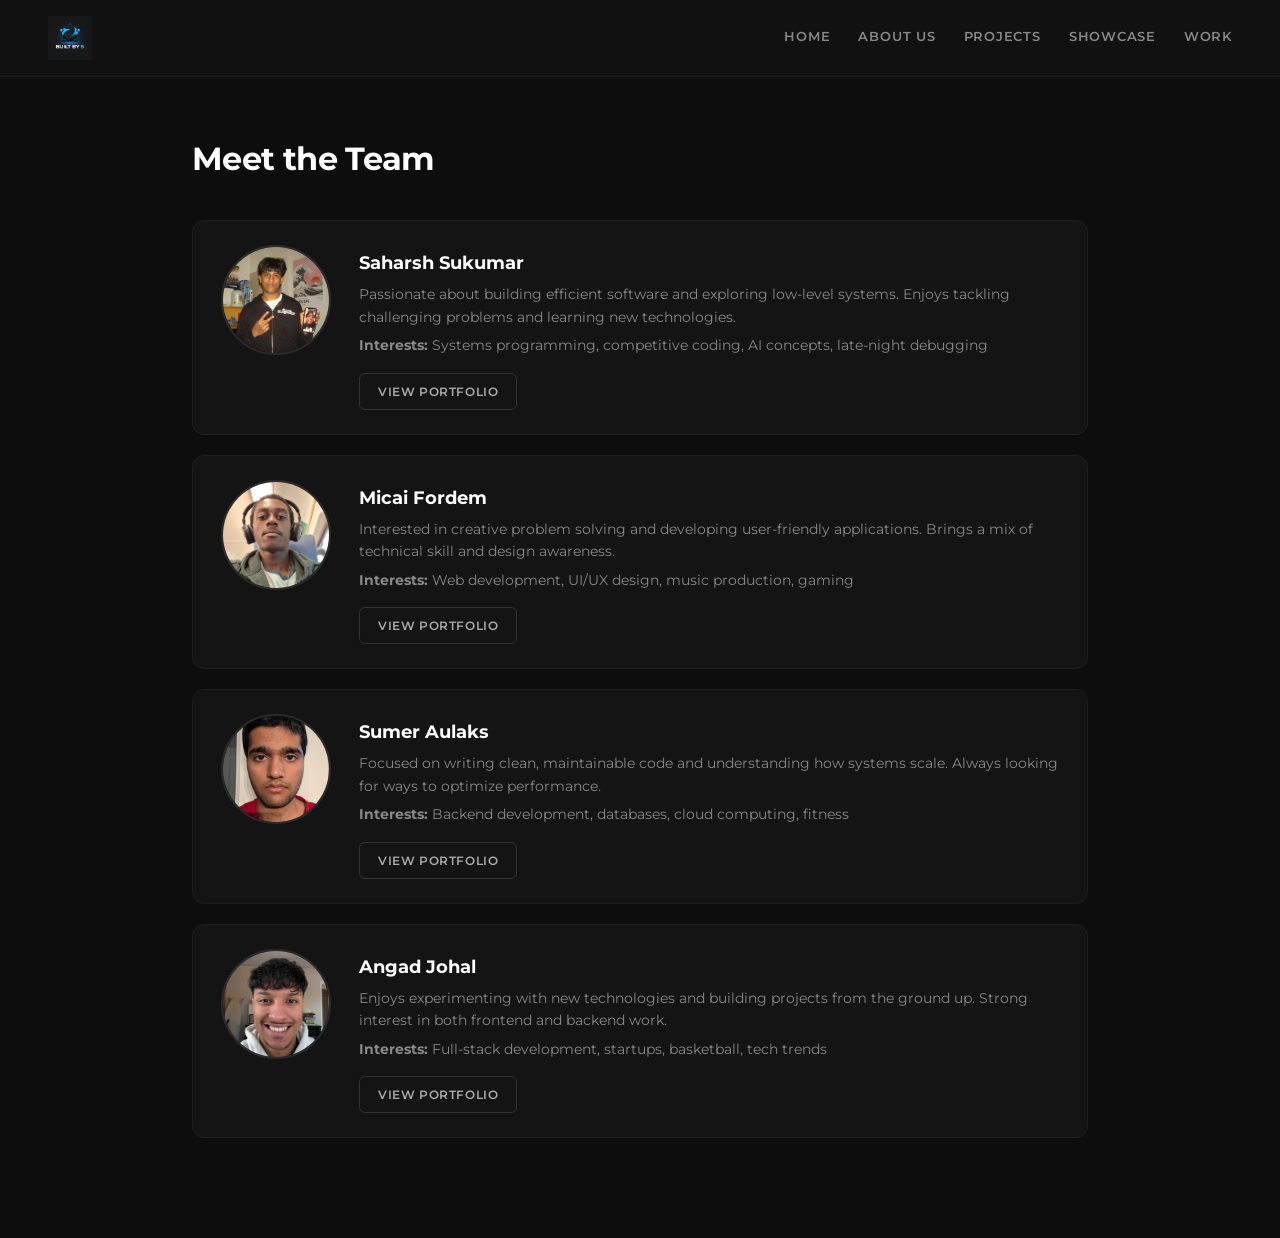
<file: about.html>
<!DOCTYPE html>
<html lang="en">
<head>
    <meta charset="UTF-8">
    <title>About Us</title>
    <link href="https://fonts.googleapis.com/css2?family=Montserrat:wght@400;600;700&display=swap" rel="stylesheet">
    <link rel="stylesheet" href="my_style.css">
</head>
<body>

    <!-- HEADER / NAVBAR -->
    <header id="header">
        <img src="imgs/Interconnected unity in blue and black.png" alt="Team Logo" id="Teamlogo">

        <nav id="nav">
            <a href="index.html" class="navlink">Home</a>
            <a href="about.html" class="navlink">About Us</a>
            <a href="project.html" class="navlink">Projects</a>
            <a href="showcase.html" class="navlink">Showcase</a>
            <a href="work.html" class="navlink">Work</a>
        </nav>
    </header>

    <!-- MAIN CONTENT -->
    <main>
        <h1>Meet the Team</h1>

        <div class="team-container">
            <div class="team-member">
                <div class="portrait">
                    <img src="imgs/Saharsh.JPG" alt="Saharsh">
                </div>
                <div class="member-info">
                    <h2>Saharsh Sukumar</h2>
                    <p>Passionate about building efficient software and exploring low-level systems. Enjoys tackling challenging problems and learning new technologies.</p>
                    <p><strong>Interests:</strong> Systems programming, competitive coding, AI concepts, late-night debugging</p>
                    <a href="https://cs1xd3.cas.mcmaster.ca/~canjeevs" target="_blank" class="portfolio-btn">View Portfolio</a>
                </div>
            </div>

            <div class="team-member">
                <div class="portrait">
                    <img src="imgs/Micai.png" alt="Micai">
                </div>
                <div class="member-info">
                    <h2>Micai Fordem</h2>
                    <p>Interested in creative problem solving and developing user-friendly applications. Brings a mix of technical skill and design awareness.</p>
                    <p><strong>Interests:</strong> Web development, UI/UX design, music production, gaming</p>
                    <a href="https://cs1xd3.cas.mcmaster.ca/~fordem2/" target="_blank" class="portfolio-btn">View Portfolio</a>
                </div>
            </div>

            <div class="team-member">
                <div class="portrait">
                    <img src="imgs/Sumer.png" alt="Sumer">
                </div>
                <div class="member-info">
                    <h2>Sumer Aulaks</h2>
                    <p>Focused on writing clean, maintainable code and understanding how systems scale. Always looking for ways to optimize performance.</p>
                    <p><strong>Interests:</strong> Backend development, databases, cloud computing, fitness</p>
                    <a href="https://cs1xd3.cas.mcmaster.ca/~aulaks12/" target="_blank" class="portfolio-btn">View Portfolio</a>
                </div>
            </div>

            <div class="team-member">
                <div class="portrait">
                    <img src="imgs/Angad.png" alt="Angad">
                </div>
                <div class="member-info">
                    <h2>Angad Johal</h2>
                    <p>Enjoys experimenting with new technologies and building projects from the ground up. Strong interest in both frontend and backend work.</p>
                    <p><strong>Interests:</strong> Full-stack development, startups, basketball, tech trends</p>
                    <a href="https://cs1xd3.cas.mcmaster.ca/~johale" target="_blank" class="portfolio-btn">View Portfolio</a>
                </div>
            </div>
        </div>
    </main>

</body>
</html>
</file>
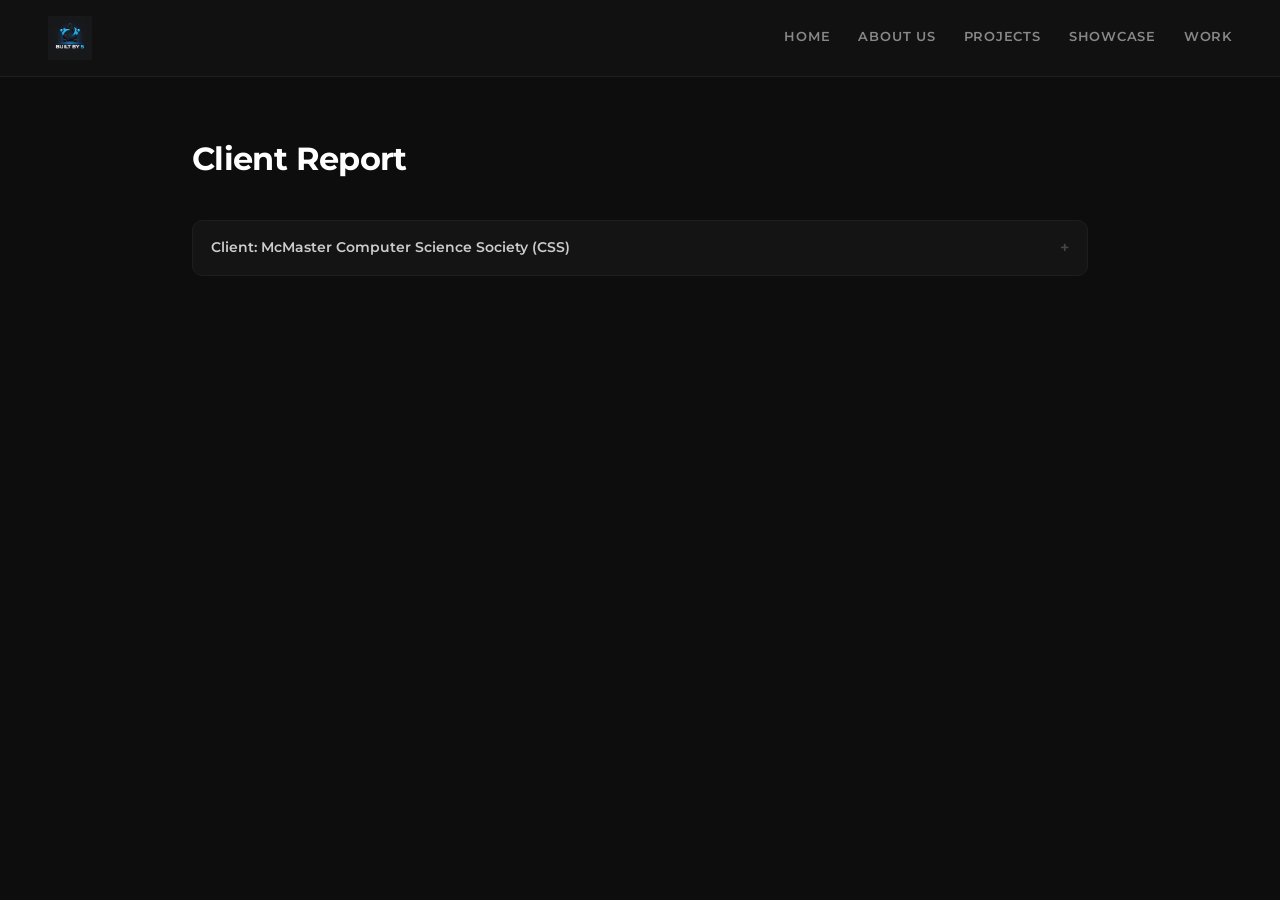
<file: client-report.html>
<!DOCTYPE html>
<html lang="en">
<head>
    <meta charset="UTF-8">
    <title>Client Report - CSS</title>
    <link href="https://fonts.googleapis.com/css2?family=Montserrat:wght@400;600;700&display=swap" rel="stylesheet">
    <link rel="stylesheet" href="my_style.css">
</head>
<body>

    <header id="header">
        <img src="imgs/Interconnected unity in blue and black.png" alt="Team Logo" id="Teamlogo">

        <nav id="nav">
            <a href="index.html" class="navlink">Home</a>
            <a href="about.html" class="navlink">About Us</a>
            <a href="project.html" class="navlink">Projects</a>
            <a href="showcase.html" class="navlink">Showcase</a>
            <a href="work.html" class="navlink">Work</a>
        </nav>
    </header>

    <main>
        <h1>Client Report</h1>

        <section class="critique-card">

            <details class="dropdown">
                <summary>Client: McMaster Computer Science Society (CSS)</summary>

                <details class="dropdown">
                    <summary>Overview</summary>
                    <p>
                        CSS is a student-led academic society at McMaster University, where they strive to organize events to help the CS community network among themselves. However, they faced difficulties monitoring progress and coordinating events, as they mainly use chat boxes; however, this is insufficient, as it causes members to scroll up and regularly monitor chat logs to know event timings. In addition, they have biweekly meetings to check in with members and monitor productivity; however, this is all inadequate since there is no way to monitor past work, as there is no record of it. Hence, we (Built by Four) have decided to create an event management & dashboard website that allows many other organizations like the CSS to monitor productivity and manage events, which improves efficiency and sparks growth.
                    </p>
                </details>

                <details class="dropdown">
                    <summary>App Details</summary>

                    <details class="dropdown">
                        <summary>Target Users</summary>
                        <p>
                            The target users are mainly organizations/clubs as they would use our application to increase efficiency and monitor productivity of the members. They are most likely desktop users, however condensing employee stats and event schedule is not ideal for mobile users. They may also need easy-to-read dashboards so both managers and members can use the platform effectively.
                        </p>
                    </details>

                    <details class="dropdown">
                        <summary>Static/Basic Information</summary>
                        <ul>
                            <li>Organization Identity 
                                <ul>
                                    <li>Computer Science Society name</li>
                                    <li>Short description / mission statement</li>
                                    <li>McMaster University affiliation</li>
                                </ul>
                            </li>
                            <li>Contact & Communication
                                <ul>
                                    <li>Official CS Society email</li>
                                    <li>Discord/Instagram/LinkedIn links</li>
                                </ul>
                            </li>
                            <li>Executive Team Information
                                <ul>
                                    <li>Executive names</li>
                                    <li>Roles (President, VP Events, etc.)</li>
                                    <li>Term (e.g., 2024–2025)</li>
                                </ul>
                            </li>
                            <li>Event Details
                                <ul>
                                    <li>For each event (title, date & time, location, short description)</li>
                                </ul>
                            </li>
                        </ul>
                    </details>

                    <details class="dropdown">
                        <summary>Design Elements</summary>
                        <p>
                            The client prefers a clean and modern design with minimalistic visuals to reduce confusion to accommodate ones who are not used to technology. The client does not want to overcomplicate things and add a lot of features and buttons as it will increase the time to learn how to use our product. In terms of the event they would like a simple card-based layout for events and a clear hierarchy (title, date, location, etc).
                        </p>
                    </details>

                    <details class="dropdown">
                        <summary>Data for Client</summary>
                        <p>
                            The main information the app will manage is event information which includes the event name (date, time, location, and description), event capacity, and RSVP/interest count to determine the number of students interested. However, there is additional information that would be effective to have such as anonymous RSVP details, event categories, and statistics to determine how many events are hosted. Team stats regarding how the event was marketed would be important to have since there are many sub teams that put work into publishing the event. For example, social media, web design, and outreach.
                        </p>
                    </details>

                    <details class="dropdown">
                        <summary>Interactive Elements</summary>
                        <p>
                            The most important interactive element the client would like is an RSVP/interest button counter to show how many people are interested in attending, which would change to "interested" when a certain number of people have expressed interest in the event. Additionally, a filtering drop-down menu is available to help participants select the event they prefer based on category. For the dashboard & productivity, having interactive counters and bar graphs to show the number of events hosted, average RSVP count, and attendance trends across a certain period. To add on, having visual progress indicators, for example, events planned vs completed, monthly event count, and how many individuals worked on the event, are required for the executive productivity indicator.
                        </p>
                    </details>

                </details>

            </details>

        </section>
    </main>

</body>
</html>
</file>
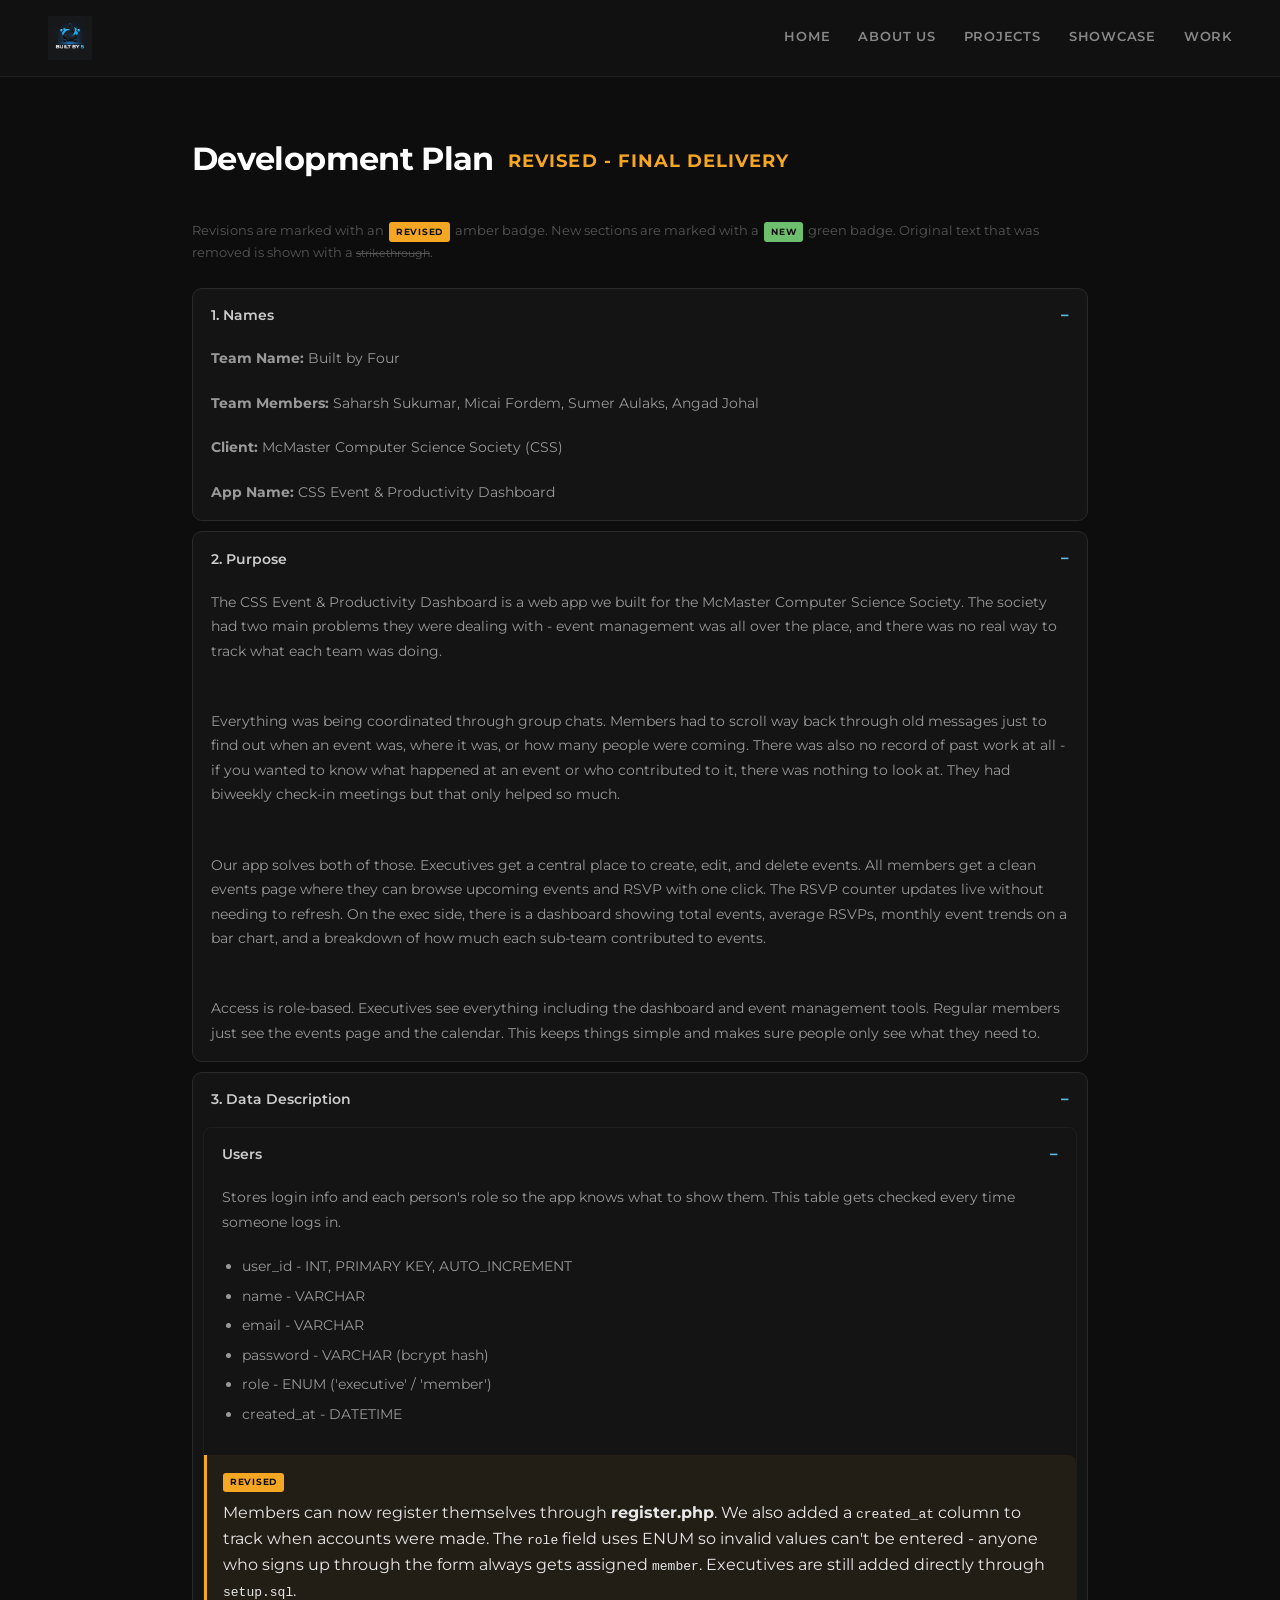
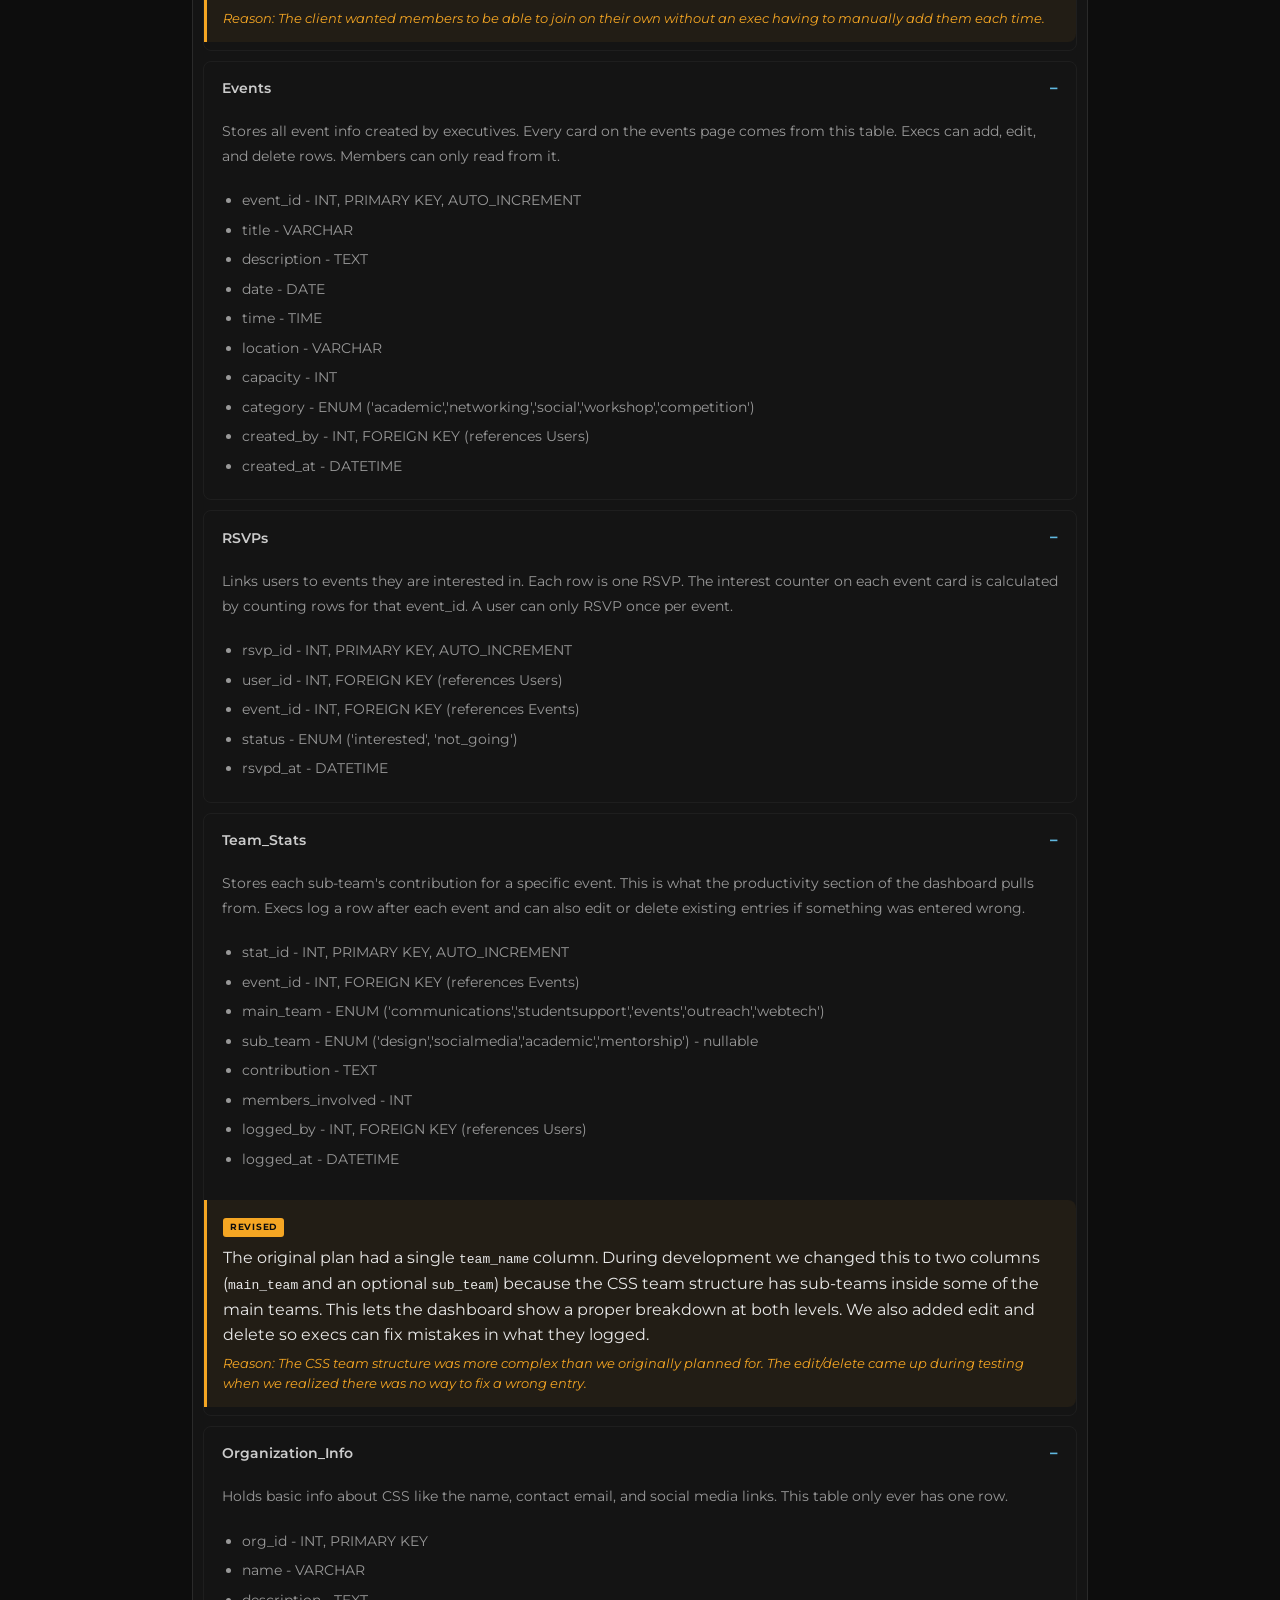
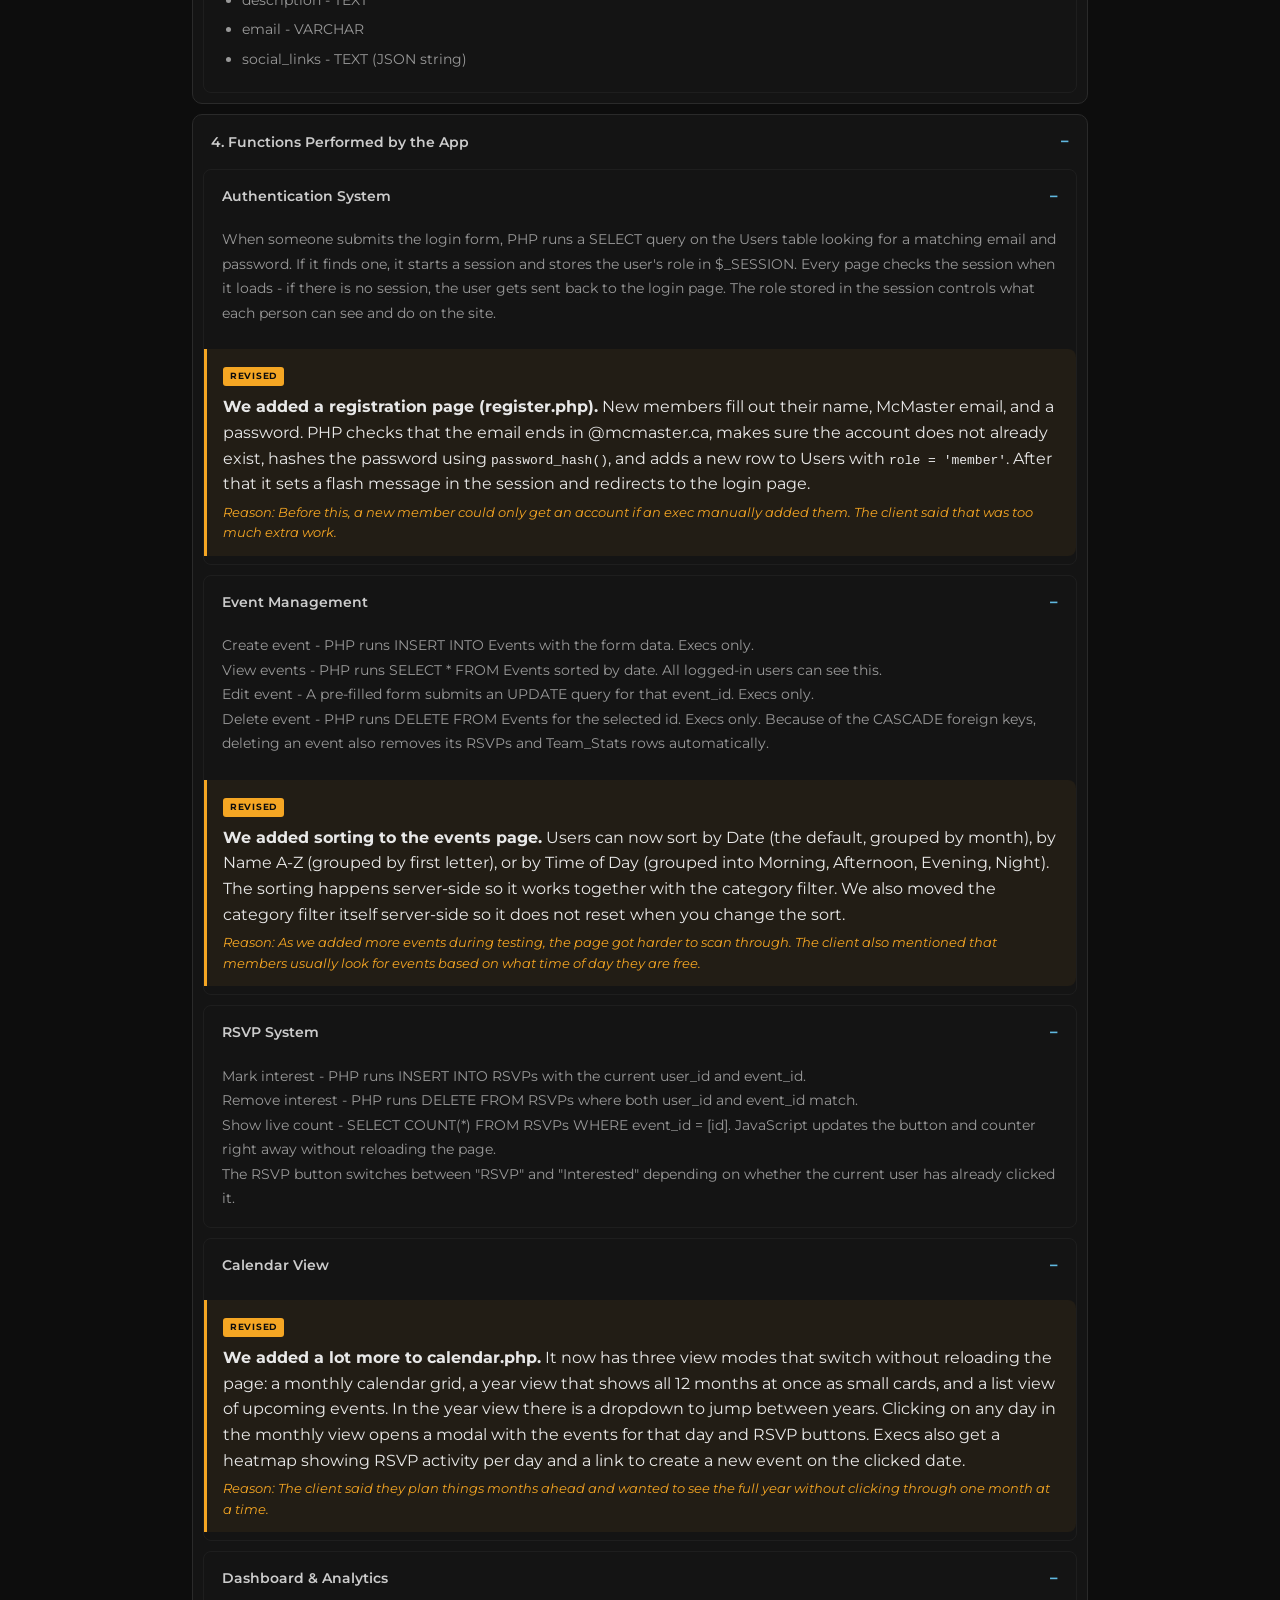
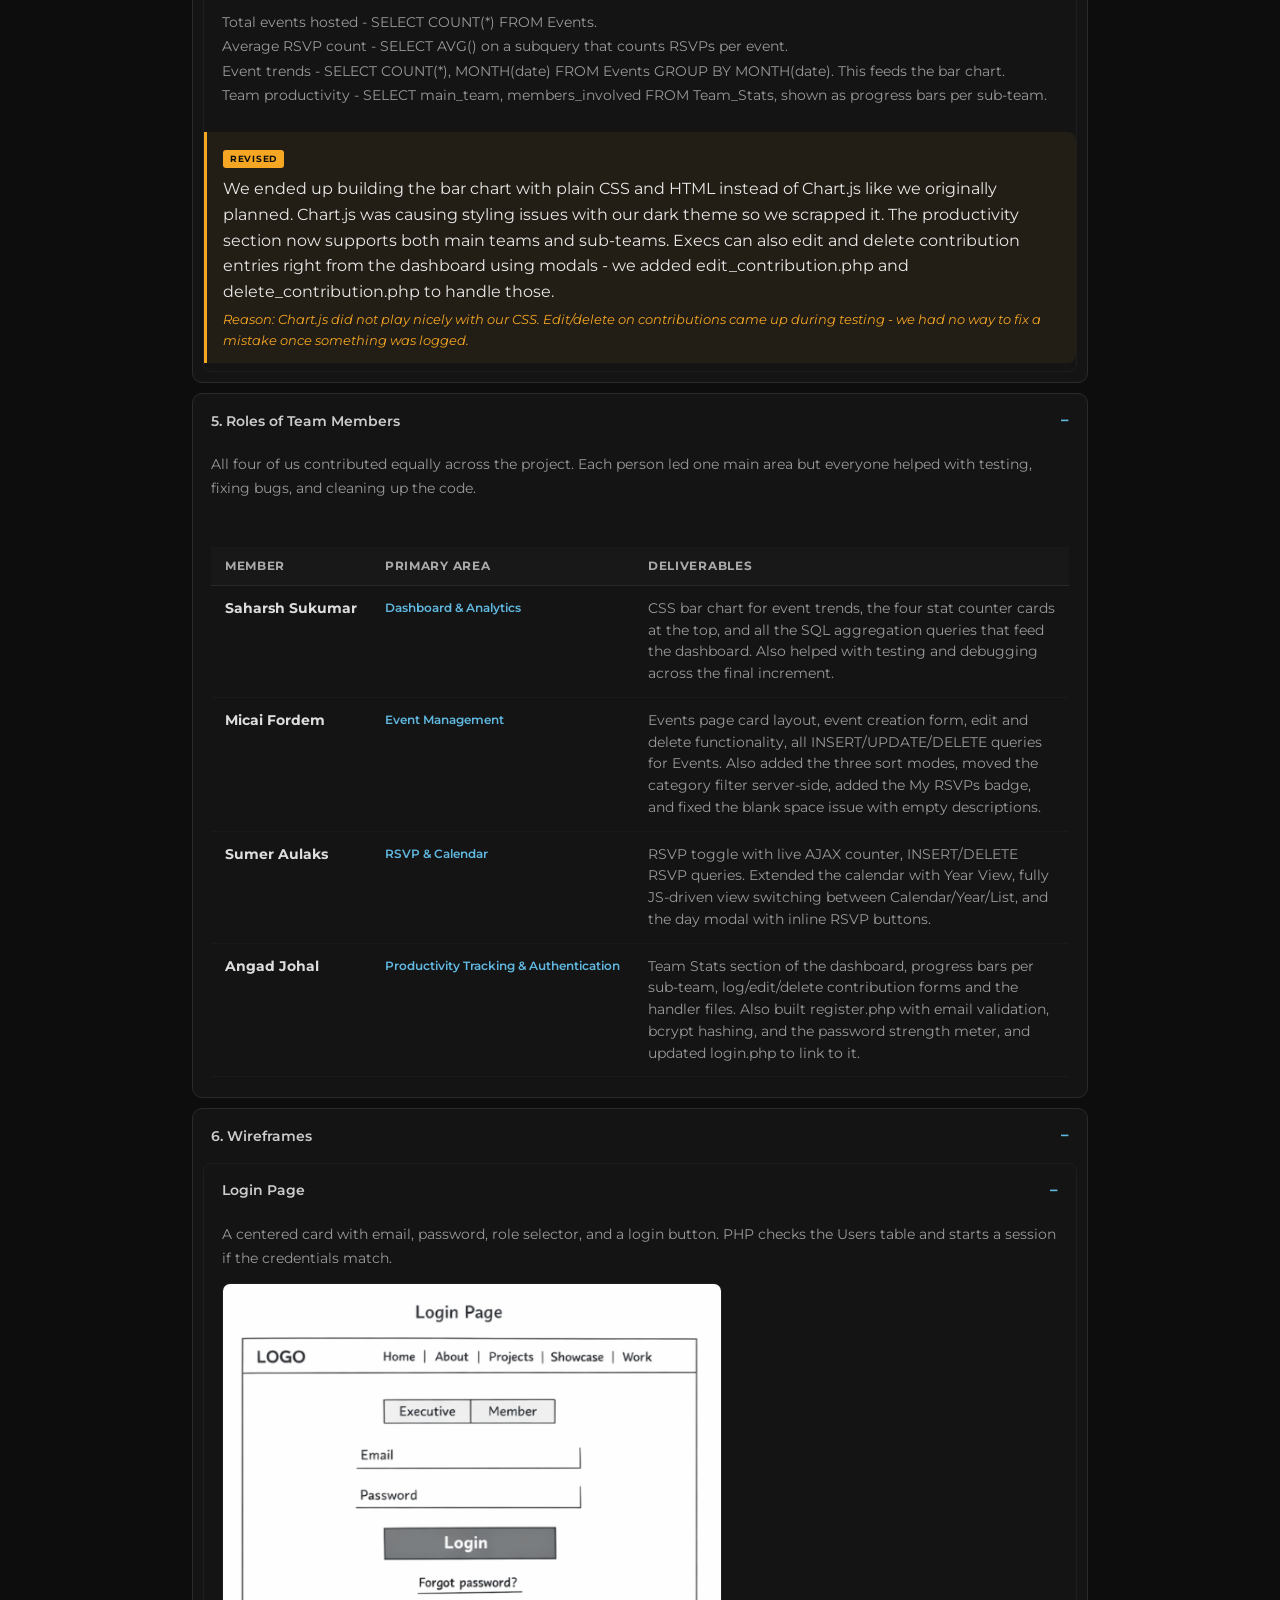
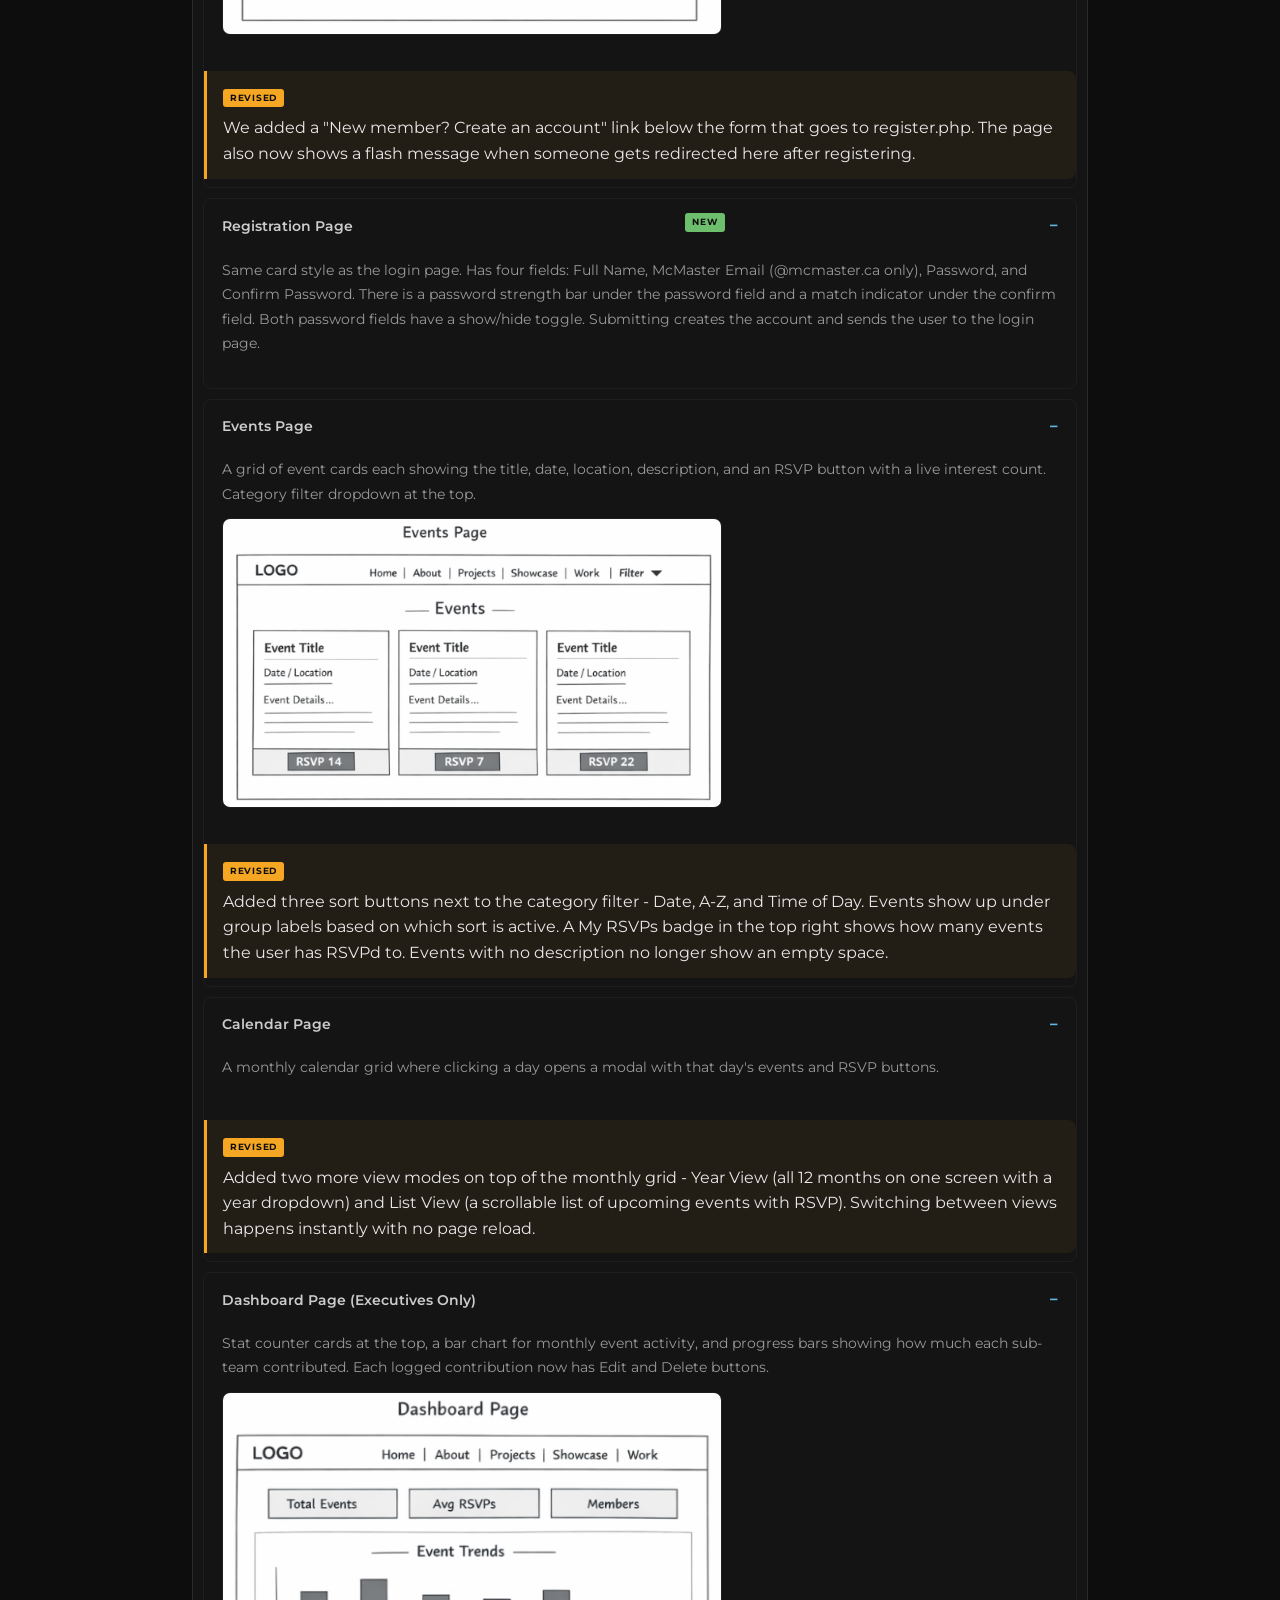
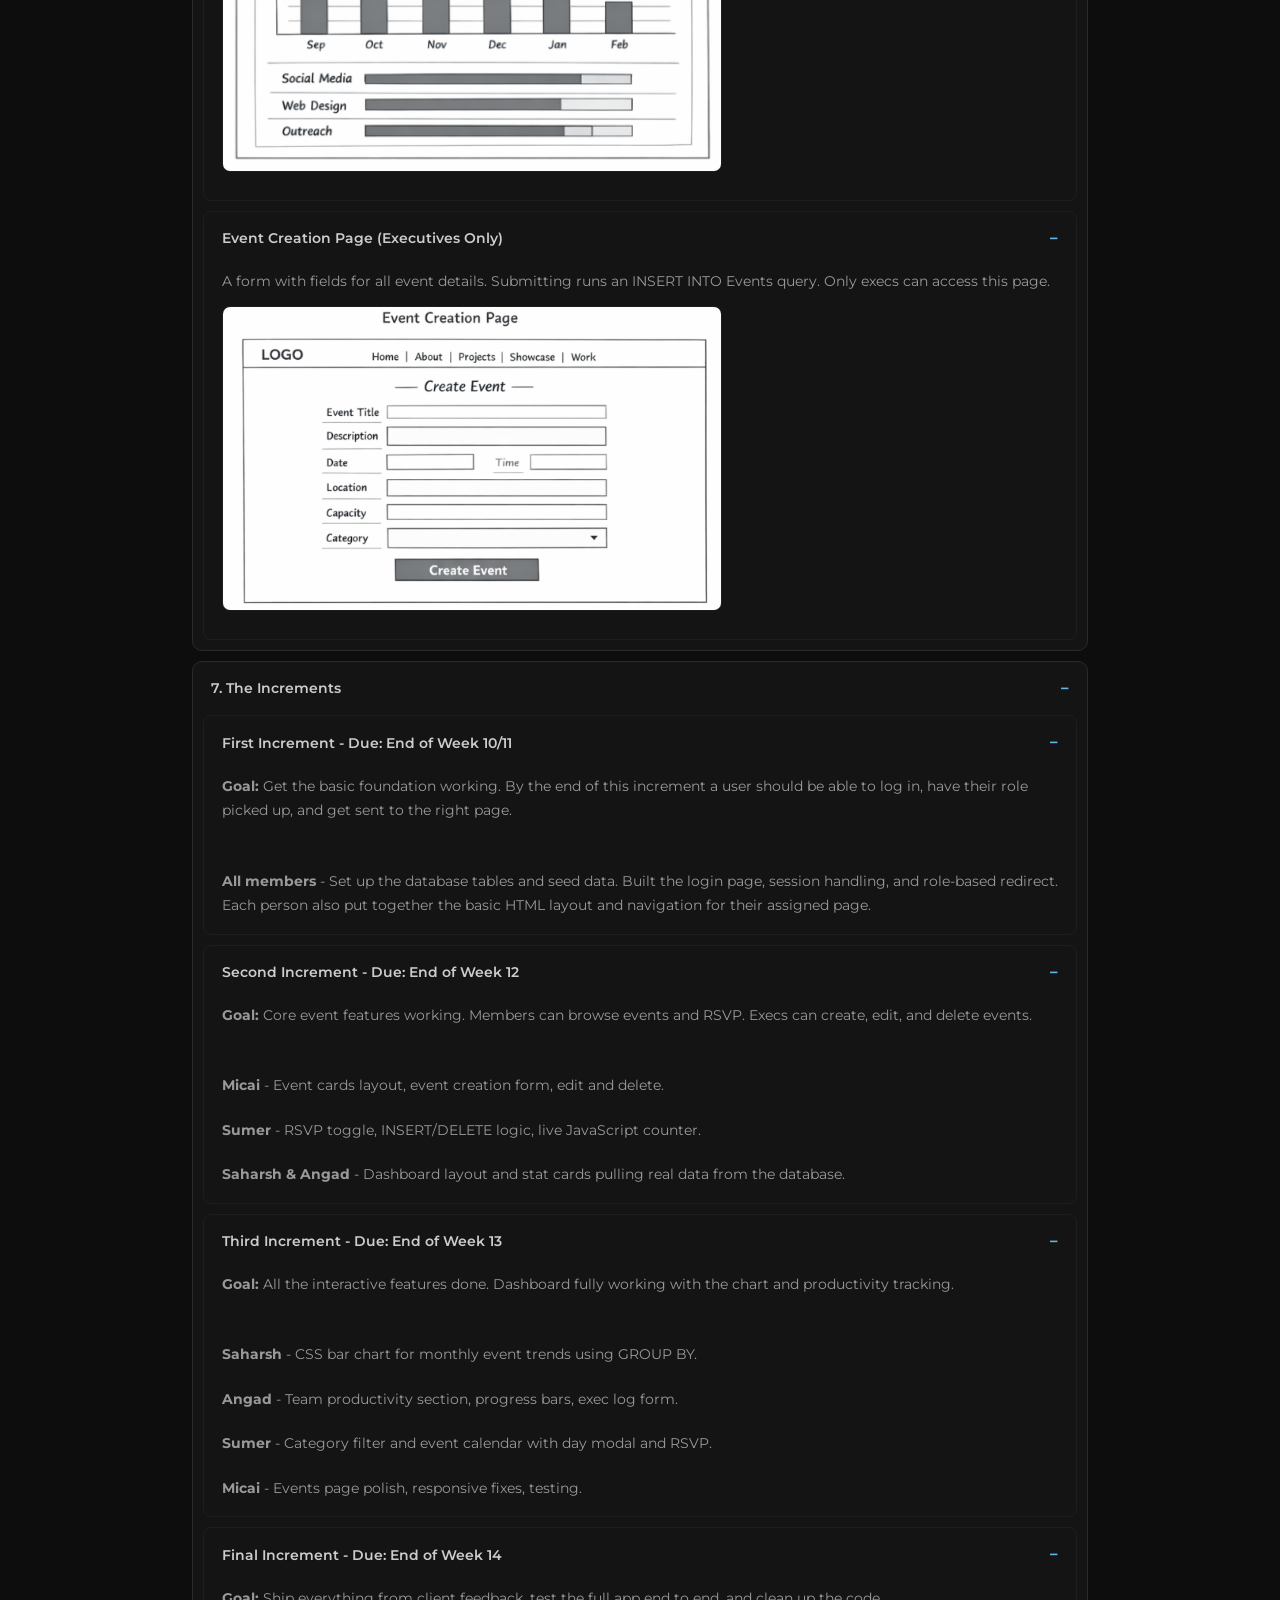
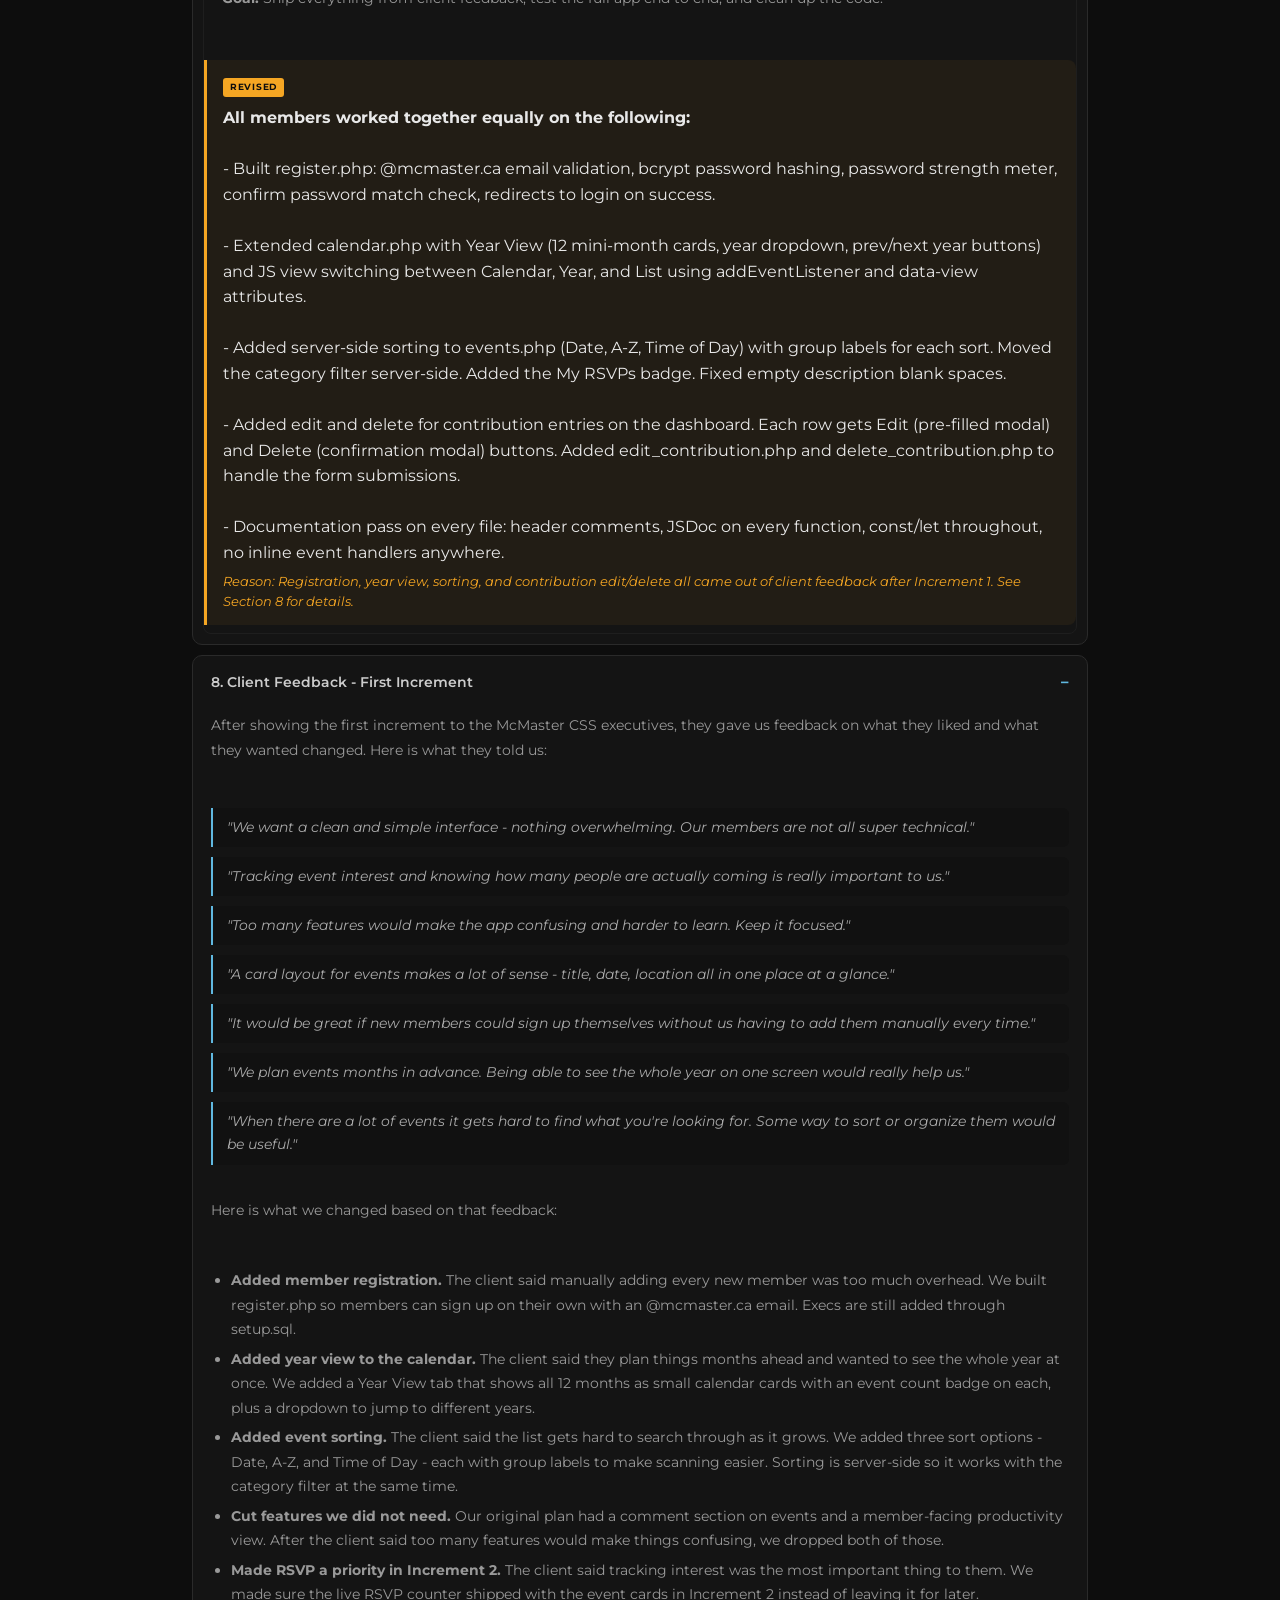
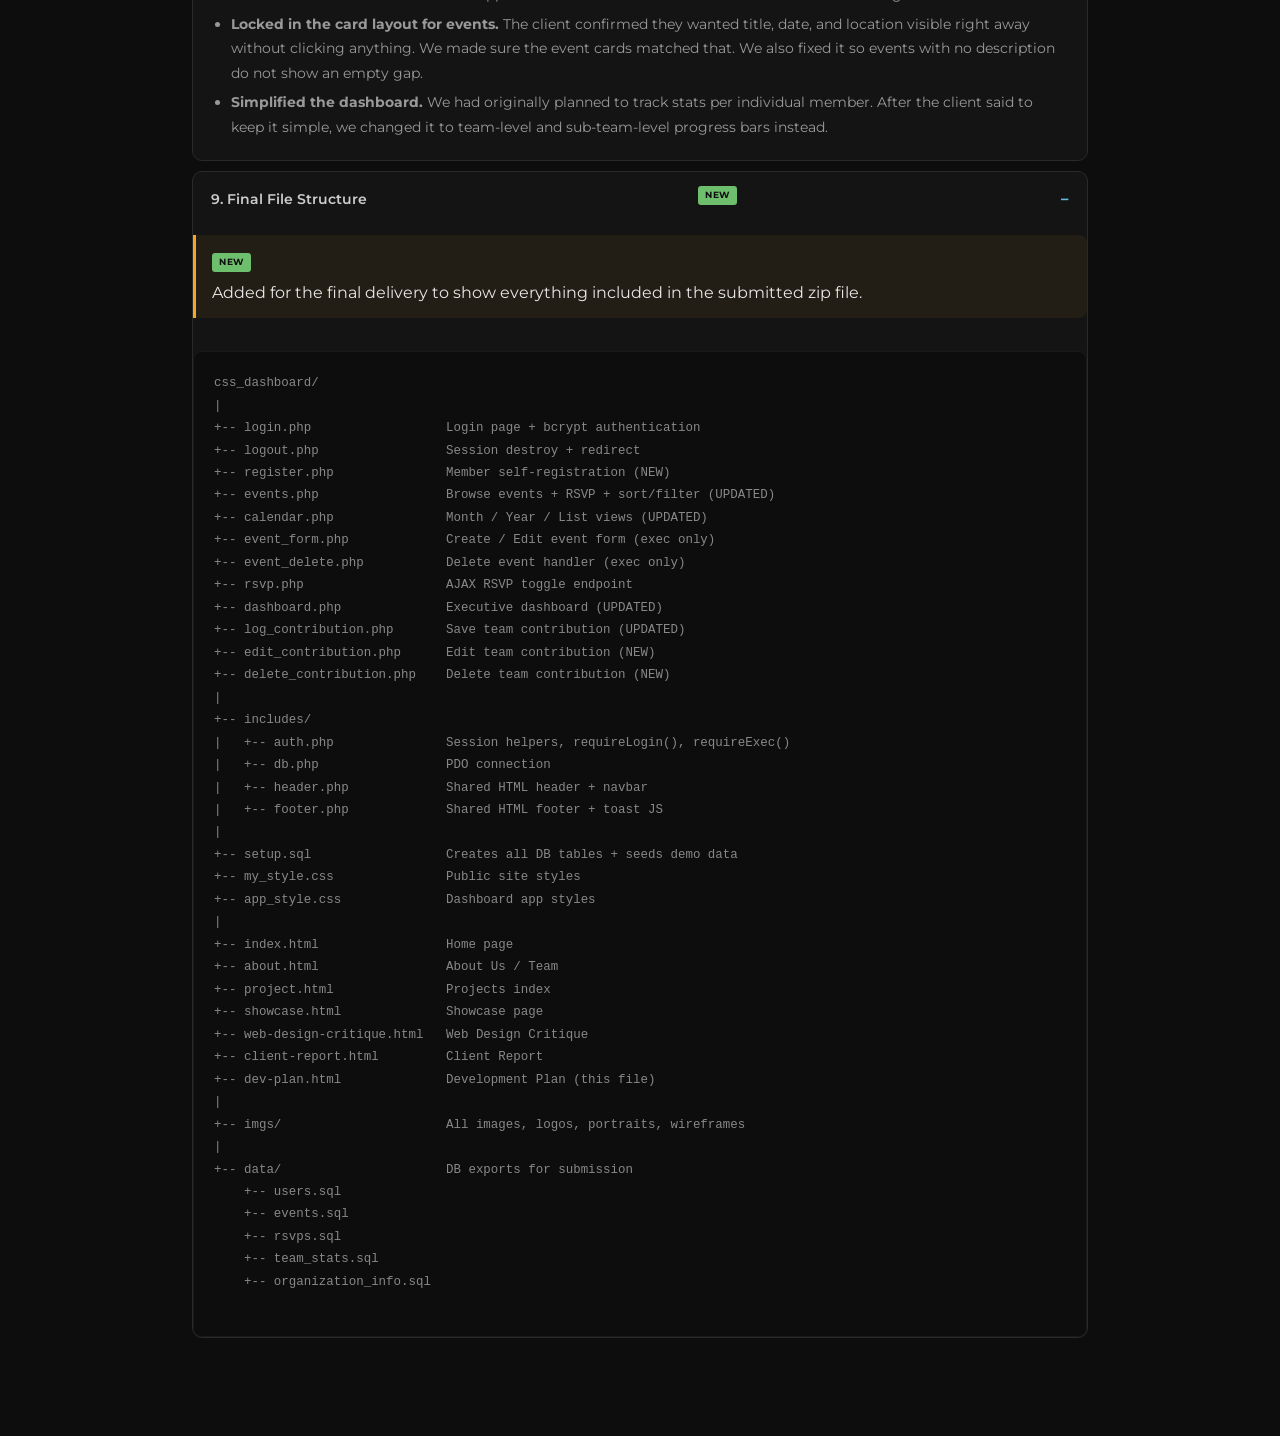
<file: dev-plan.html>
<!DOCTYPE html>
<html lang="en">
<head>
    <meta charset="UTF-8">
    <meta name="viewport" content="width=device-width, initial-scale=1.0">
    <title>Development Plan - Revised</title>
    <link href="https://fonts.googleapis.com/css2?family=Montserrat:wght@400;500;600;700&display=swap" rel="stylesheet">
    <link rel="stylesheet" href="my_style.css">
    <style>
        .revised {
            border-left: 3px solid #f5a623;
            background: rgba(245,166,35,0.06);
            padding: 12px 16px;
            border-radius: 0 8px 8px 0;
            margin: 8px 0;
        }
        .revised-label {
            display: inline-block;
            font-size: 0.58rem;
            font-weight: 700;
            letter-spacing: 0.08em;
            text-transform: uppercase;
            background: #f5a623;
            color: #0d0d0d;
            border-radius: 3px;
            padding: 2px 7px;
            margin-bottom: 8px;
        }
        .new-section-label {
            display: inline-block;
            font-size: 0.58rem;
            font-weight: 700;
            letter-spacing: 0.08em;
            text-transform: uppercase;
            background: #6dbe6d;
            color: #0d0d0d;
            border-radius: 3px;
            padding: 2px 7px;
            margin-bottom: 8px;
        }
        .struck {
            text-decoration: line-through;
            color: #555;
            font-size: 0.85em;
        }
        .revision-note {
            font-size: 0.8rem;
            color: #f5a623;
            font-style: italic;
            margin-top: 6px;
        }
        .new-content { color: #e8e8e8; }
    </style>
</head>
<body>

    <header id="header">
        <img src="imgs/Interconnected unity in blue and black.png" alt="Team Logo" id="Teamlogo">
        <nav id="nav">
            <a href="index.html" class="navlink">Home</a>
            <a href="about.html" class="navlink">About Us</a>
            <a href="project.html" class="navlink">Projects</a>
            <a href="showcase.html" class="navlink">Showcase</a>
            <a href="work.html" class="navlink">Work</a>
        </nav>
    </header>

    <main>
        <h1>Development Plan <span style="font-size:0.55em;color:#f5a623;font-weight:700;letter-spacing:0.06em;text-transform:uppercase;vertical-align:middle;">&nbsp;Revised - Final Delivery</span></h1>

        <p style="font-size:0.8rem;color:#555;margin-bottom:24px;line-height:1.7;">
            Revisions are marked with an <span class="revised-label" style="margin:0 2px;">Revised</span> amber badge.
            New sections are marked with a <span class="new-section-label" style="margin:0 2px;">New</span> green badge.
            Original text that was removed is shown with a <span class="struck">strikethrough</span>.
        </p>

        <div class="critique-card">

            <!-- 1. NAMES -->
            <details class="dropdown" open>
                <summary>1. Names</summary>
                <p><strong>Team Name:</strong> Built by Four</p>
                <p><strong>Team Members:</strong> Saharsh Sukumar, Micai Fordem, Sumer Aulaks, Angad Johal</p>
                <p><strong>Client:</strong> McMaster Computer Science Society (CSS)</p>
                <p><strong>App Name:</strong> CSS Event &amp; Productivity Dashboard</p>
            </details>

            <!-- 2. PURPOSE -->
            <details class="dropdown" open>
                <summary>2. Purpose</summary>
                <p>
                    The CSS Event &amp; Productivity Dashboard is a web app we built for the McMaster Computer Science Society. The society had two main problems they were dealing with - event management was all over the place, and there was no real way to track what each team was doing.
                </p>
                <br>
                <p>
                    Everything was being coordinated through group chats. Members had to scroll way back through old messages just to find out when an event was, where it was, or how many people were coming. There was also no record of past work at all - if you wanted to know what happened at an event or who contributed to it, there was nothing to look at. They had biweekly check-in meetings but that only helped so much.
                </p>
                <br>
                <p>
                    Our app solves both of those. Executives get a central place to create, edit, and delete events. All members get a clean events page where they can browse upcoming events and RSVP with one click. The RSVP counter updates live without needing to refresh. On the exec side, there is a dashboard showing total events, average RSVPs, monthly event trends on a bar chart, and a breakdown of how much each sub-team contributed to events.
                </p>
                <br>
                <p>
                    Access is role-based. Executives see everything including the dashboard and event management tools. Regular members just see the events page and the calendar. This keeps things simple and makes sure people only see what they need to.
                </p>
            </details>

            <!-- 3. DATA -->
            <details class="dropdown" open>
                <summary>3. Data Description</summary>

                <details class="dropdown" open>
                    <summary>Users</summary>
                    <p>Stores login info and each person's role so the app knows what to show them. This table gets checked every time someone logs in.</p>
                    <ul>
                        <li>user_id - INT, PRIMARY KEY, AUTO_INCREMENT</li>
                        <li>name - VARCHAR</li>
                        <li>email - VARCHAR</li>
                        <li>password - VARCHAR (bcrypt hash)</li>
                        <li>role - ENUM ('executive' / 'member')</li>
                        <li>created_at - DATETIME</li>
                    </ul>
                    <div class="revised">
                        <span class="revised-label">Revised</span>
                        <p class="new-content">Members can now register themselves through <strong>register.php</strong>. We also added a <code>created_at</code> column to track when accounts were made. The <code>role</code> field uses ENUM so invalid values can't be entered - anyone who signs up through the form always gets assigned <code>member</code>. Executives are still added directly through <code>setup.sql</code>.</p>
                        <p class="revision-note">Reason: The client wanted members to be able to join on their own without an exec having to manually add them each time.</p>
                    </div>
                </details>

                <details class="dropdown" open>
                    <summary>Events</summary>
                    <p>Stores all event info created by executives. Every card on the events page comes from this table. Execs can add, edit, and delete rows. Members can only read from it.</p>
                    <ul>
                        <li>event_id - INT, PRIMARY KEY, AUTO_INCREMENT</li>
                        <li>title - VARCHAR</li>
                        <li>description - TEXT</li>
                        <li>date - DATE</li>
                        <li>time - TIME</li>
                        <li>location - VARCHAR</li>
                        <li>capacity - INT</li>
                        <li>category - ENUM ('academic','networking','social','workshop','competition')</li>
                        <li>created_by - INT, FOREIGN KEY (references Users)</li>
                        <li>created_at - DATETIME</li>
                    </ul>
                </details>

                <details class="dropdown" open>
                    <summary>RSVPs</summary>
                    <p>Links users to events they are interested in. Each row is one RSVP. The interest counter on each event card is calculated by counting rows for that event_id. A user can only RSVP once per event.</p>
                    <ul>
                        <li>rsvp_id - INT, PRIMARY KEY, AUTO_INCREMENT</li>
                        <li>user_id - INT, FOREIGN KEY (references Users)</li>
                        <li>event_id - INT, FOREIGN KEY (references Events)</li>
                        <li>status - ENUM ('interested', 'not_going')</li>
                        <li>rsvpd_at - DATETIME</li>
                    </ul>
                </details>

                <details class="dropdown" open>
                    <summary>Team_Stats</summary>
                    <p>Stores each sub-team's contribution for a specific event. This is what the productivity section of the dashboard pulls from. Execs log a row after each event and can also edit or delete existing entries if something was entered wrong.</p>
                    <ul>
                        <li>stat_id - INT, PRIMARY KEY, AUTO_INCREMENT</li>
                        <li>event_id - INT, FOREIGN KEY (references Events)</li>
                        <li>main_team - ENUM ('communications','studentsupport','events','outreach','webtech')</li>
                        <li>sub_team - ENUM ('design','socialmedia','academic','mentorship') - nullable</li>
                        <li>contribution - TEXT</li>
                        <li>members_involved - INT</li>
                        <li>logged_by - INT, FOREIGN KEY (references Users)</li>
                        <li>logged_at - DATETIME</li>
                    </ul>
                    <div class="revised">
                        <span class="revised-label">Revised</span>
                        <p class="new-content">The original plan had a single <code>team_name</code> column. During development we changed this to two columns (<code>main_team</code> and an optional <code>sub_team</code>) because the CSS team structure has sub-teams inside some of the main teams. This lets the dashboard show a proper breakdown at both levels. We also added edit and delete so execs can fix mistakes in what they logged.</p>
                        <p class="revision-note">Reason: The CSS team structure was more complex than we originally planned for. The edit/delete came up during testing when we realized there was no way to fix a wrong entry.</p>
                    </div>
                </details>

                <details class="dropdown" open>
                    <summary>Organization_Info</summary>
                    <p>Holds basic info about CSS like the name, contact email, and social media links. This table only ever has one row.</p>
                    <ul>
                        <li>org_id - INT, PRIMARY KEY</li>
                        <li>name - VARCHAR</li>
                        <li>description - TEXT</li>
                        <li>email - VARCHAR</li>
                        <li>social_links - TEXT (JSON string)</li>
                    </ul>
                </details>

            </details>

            <!-- 4. FUNCTIONS -->
            <details class="dropdown" open>
                <summary>4. Functions Performed by the App</summary>

                <details class="dropdown" open>
                    <summary>Authentication System</summary>
                    <p>
                        When someone submits the login form, PHP runs a SELECT query on the Users table looking for a matching email and password. If it finds one, it starts a session and stores the user's role in $_SESSION. Every page checks the session when it loads - if there is no session, the user gets sent back to the login page. The role stored in the session controls what each person can see and do on the site.
                    </p>
                    <div class="revised">
                        <span class="revised-label">Revised</span>
                        <p class="new-content"><strong>We added a registration page (register.php).</strong> New members fill out their name, McMaster email, and a password. PHP checks that the email ends in @mcmaster.ca, makes sure the account does not already exist, hashes the password using <code>password_hash()</code>, and adds a new row to Users with <code>role = 'member'</code>. After that it sets a flash message in the session and redirects to the login page.</p>
                        <p class="revision-note">Reason: Before this, a new member could only get an account if an exec manually added them. The client said that was too much extra work.</p>
                    </div>
                </details>

                <details class="dropdown" open>
                    <summary>Event Management</summary>
                    <p>
                        Create event - PHP runs INSERT INTO Events with the form data. Execs only.<br>
                        View events - PHP runs SELECT * FROM Events sorted by date. All logged-in users can see this.<br>
                        Edit event - A pre-filled form submits an UPDATE query for that event_id. Execs only.<br>
                        Delete event - PHP runs DELETE FROM Events for the selected id. Execs only. Because of the CASCADE foreign keys, deleting an event also removes its RSVPs and Team_Stats rows automatically.
                    </p>
                    <div class="revised">
                        <span class="revised-label">Revised</span>
                        <p class="new-content"><strong>We added sorting to the events page.</strong> Users can now sort by Date (the default, grouped by month), by Name A-Z (grouped by first letter), or by Time of Day (grouped into Morning, Afternoon, Evening, Night). The sorting happens server-side so it works together with the category filter. We also moved the category filter itself server-side so it does not reset when you change the sort.</p>
                        <p class="revision-note">Reason: As we added more events during testing, the page got harder to scan through. The client also mentioned that members usually look for events based on what time of day they are free.</p>
                    </div>
                </details>

                <details class="dropdown" open>
                    <summary>RSVP System</summary>
                    <p>
                        Mark interest - PHP runs INSERT INTO RSVPs with the current user_id and event_id.<br>
                        Remove interest - PHP runs DELETE FROM RSVPs where both user_id and event_id match.<br>
                        Show live count - SELECT COUNT(*) FROM RSVPs WHERE event_id = [id]. JavaScript updates the button and counter right away without reloading the page.<br>
                        The RSVP button switches between "RSVP" and "Interested" depending on whether the current user has already clicked it.
                    </p>
                </details>

                <details class="dropdown" open>
                    <summary>Calendar View</summary>
                    <div class="revised">
                        <span class="revised-label">Revised</span>
                        <p class="new-content"><strong>We added a lot more to calendar.php.</strong> It now has three view modes that switch without reloading the page: a monthly calendar grid, a year view that shows all 12 months at once as small cards, and a list view of upcoming events. In the year view there is a dropdown to jump between years. Clicking on any day in the monthly view opens a modal with the events for that day and RSVP buttons. Execs also get a heatmap showing RSVP activity per day and a link to create a new event on the clicked date.</p>
                        <p class="revision-note">Reason: The client said they plan things months ahead and wanted to see the full year without clicking through one month at a time.</p>
                    </div>
                </details>

                <details class="dropdown" open>
                    <summary>Dashboard &amp; Analytics</summary>
                    <p>
                        Total events hosted - SELECT COUNT(*) FROM Events.<br>
                        Average RSVP count - SELECT AVG() on a subquery that counts RSVPs per event.<br>
                        Event trends - SELECT COUNT(*), MONTH(date) FROM Events GROUP BY MONTH(date). This feeds the bar chart.<br>
                        Team productivity - SELECT main_team, members_involved FROM Team_Stats, shown as progress bars per sub-team.
                    </p>
                    <div class="revised">
                        <span class="revised-label">Revised</span>
                        <p class="new-content">We ended up building the bar chart with plain CSS and HTML instead of Chart.js like we originally planned. Chart.js was causing styling issues with our dark theme so we scrapped it. The productivity section now supports both main teams and sub-teams. Execs can also edit and delete contribution entries right from the dashboard using modals - we added edit_contribution.php and delete_contribution.php to handle those.</p>
                        <p class="revision-note">Reason: Chart.js did not play nicely with our CSS. Edit/delete on contributions came up during testing - we had no way to fix a mistake once something was logged.</p>
                    </div>
                </details>

            </details>

            <!-- 5. ROLES -->
            <details class="dropdown" open>
                <summary>5. Roles of Team Members</summary>
                <p>All four of us contributed equally across the project. Each person led one main area but everyone helped with testing, fixing bugs, and cleaning up the code.</p>
                <br>

                <div class="roles-table-wrap">
                    <table class="roles-table">
                        <thead>
                            <tr>
                                <th>Member</th>
                                <th>Primary Area</th>
                                <th>Deliverables</th>
                            </tr>
                        </thead>
                        <tbody>
                            <tr>
                                <td><strong>Saharsh Sukumar</strong></td>
                                <td>Dashboard &amp; Analytics</td>
                                <td>CSS bar chart for event trends, the four stat counter cards at the top, and all the SQL aggregation queries that feed the dashboard. Also helped with testing and debugging across the final increment.</td>
                            </tr>
                            <tr>
                                <td><strong>Micai Fordem</strong></td>
                                <td>Event Management</td>
                                <td>Events page card layout, event creation form, edit and delete functionality, all INSERT/UPDATE/DELETE queries for Events. Also added the three sort modes, moved the category filter server-side, added the My RSVPs badge, and fixed the blank space issue with empty descriptions.</td>
                            </tr>
                            <tr>
                                <td><strong>Sumer Aulaks</strong></td>
                                <td>RSVP &amp; Calendar</td>
                                <td>RSVP toggle with live AJAX counter, INSERT/DELETE RSVP queries. Extended the calendar with Year View, fully JS-driven view switching between Calendar/Year/List, and the day modal with inline RSVP buttons.</td>
                            </tr>
                            <tr>
                                <td><strong>Angad Johal</strong></td>
                                <td>Productivity Tracking &amp; Authentication</td>
                                <td>Team Stats section of the dashboard, progress bars per sub-team, log/edit/delete contribution forms and the handler files. Also built register.php with email validation, bcrypt hashing, and the password strength meter, and updated login.php to link to it.</td>
                            </tr>
                        </tbody>
                    </table>
                </div>
            </details>

            <!-- 6. WIREFRAMES -->
            <details class="dropdown" open>
                <summary>6. Wireframes</summary>

                <details class="dropdown" open>
                    <summary>Login Page</summary>
                    <div class="wireframe-wrap">
                        <p>A centered card with email, password, role selector, and a login button. PHP checks the Users table and starts a session if the credentials match.</p>
                        <img src="imgs/Login.png" alt="Login wireframe" style="max-width:500px;width:100%;border-radius:8px;border:1px solid #1e1e1e;">
                    </div>
                    <div class="revised">
                        <span class="revised-label">Revised</span>
                        <p class="new-content">We added a "New member? Create an account" link below the form that goes to register.php. The page also now shows a flash message when someone gets redirected here after registering.</p>
                    </div>
                </details>

                <details class="dropdown" open>
                    <summary>Registration Page <span class="new-section-label" style="margin-left:8px;">New</span></summary>
                    <div class="wireframe-wrap">
                        <p>Same card style as the login page. Has four fields: Full Name, McMaster Email (@mcmaster.ca only), Password, and Confirm Password. There is a password strength bar under the password field and a match indicator under the confirm field. Both password fields have a show/hide toggle. Submitting creates the account and sends the user to the login page.</p>
                    </div>
                </details>

                <details class="dropdown" open>
                    <summary>Events Page</summary>
                    <div class="wireframe-wrap">
                        <p>A grid of event cards each showing the title, date, location, description, and an RSVP button with a live interest count. Category filter dropdown at the top.</p>
                        <img src="imgs/Events.png" alt="Events wireframe" style="max-width:500px;width:100%;border-radius:8px;border:1px solid #1e1e1e;">
                    </div>
                    <div class="revised">
                        <span class="revised-label">Revised</span>
                        <p class="new-content">Added three sort buttons next to the category filter - Date, A-Z, and Time of Day. Events show up under group labels based on which sort is active. A My RSVPs badge in the top right shows how many events the user has RSVPd to. Events with no description no longer show an empty space.</p>
                    </div>
                </details>

                <details class="dropdown" open>
                    <summary>Calendar Page</summary>
                    <div class="wireframe-wrap">
                        <p>A monthly calendar grid where clicking a day opens a modal with that day's events and RSVP buttons.</p>
                    </div>
                    <div class="revised">
                        <span class="revised-label">Revised</span>
                        <p class="new-content">Added two more view modes on top of the monthly grid - Year View (all 12 months on one screen with a year dropdown) and List View (a scrollable list of upcoming events with RSVP). Switching between views happens instantly with no page reload.</p>
                    </div>
                </details>

                <details class="dropdown" open>
                    <summary>Dashboard Page (Executives Only)</summary>
                    <div class="wireframe-wrap">
                        <p>Stat counter cards at the top, a bar chart for monthly event activity, and progress bars showing how much each sub-team contributed. Each logged contribution now has Edit and Delete buttons.</p>
                        <img src="imgs/Dashboard.png" alt="Dashboard wireframe" style="max-width:500px;width:100%;border-radius:8px;border:1px solid #1e1e1e;">
                    </div>
                </details>

                <details class="dropdown" open>
                    <summary>Event Creation Page (Executives Only)</summary>
                    <div class="wireframe-wrap">
                        <p>A form with fields for all event details. Submitting runs an INSERT INTO Events query. Only execs can access this page.</p>
                        <img src="imgs/Event Creation Page.png" alt="Event creation wireframe" style="max-width:500px;width:100%;border-radius:8px;border:1px solid #1e1e1e;">
                    </div>
                </details>

            </details>

            <!-- 7. INCREMENTS -->
            <details class="dropdown" open>
                <summary>7. The Increments</summary>

                <details class="dropdown" open>
                    <summary>First Increment - Due: End of Week 10/11</summary>
                    <p><strong>Goal:</strong> Get the basic foundation working. By the end of this increment a user should be able to log in, have their role picked up, and get sent to the right page.</p>
                    <br>
                    <p><strong>All members</strong> - Set up the database tables and seed data. Built the login page, session handling, and role-based redirect. Each person also put together the basic HTML layout and navigation for their assigned page.</p>
                </details>

                <details class="dropdown" open>
                    <summary>Second Increment - Due: End of Week 12</summary>
                    <p><strong>Goal:</strong> Core event features working. Members can browse events and RSVP. Execs can create, edit, and delete events.</p>
                    <br>
                    <p><strong>Micai</strong> - Event cards layout, event creation form, edit and delete.</p>
                    <p><strong>Sumer</strong> - RSVP toggle, INSERT/DELETE logic, live JavaScript counter.</p>
                    <p><strong>Saharsh &amp; Angad</strong> - Dashboard layout and stat cards pulling real data from the database.</p>
                </details>

                <details class="dropdown" open>
                    <summary>Third Increment - Due: End of Week 13</summary>
                    <p><strong>Goal:</strong> All the interactive features done. Dashboard fully working with the chart and productivity tracking.</p>
                    <br>
                    <p><strong>Saharsh</strong> - CSS bar chart for monthly event trends using GROUP BY.</p>
                    <p><strong>Angad</strong> - Team productivity section, progress bars, exec log form.</p>
                    <p><strong>Sumer</strong> - Category filter and event calendar with day modal and RSVP.</p>
                    <p><strong>Micai</strong> - Events page polish, responsive fixes, testing.</p>
                </details>

                <details class="dropdown" open>
                    <summary>Final Increment - Due: End of Week 14</summary>
                    <p><strong>Goal:</strong> Ship everything from client feedback, test the full app end to end, and clean up the code.</p>
                    <br>
                    <div class="revised">
                        <span class="revised-label">Revised</span>
                        <p class="new-content">
                            <strong>All members worked together equally on the following:</strong><br><br>
                            - Built register.php: @mcmaster.ca email validation, bcrypt password hashing, password strength meter, confirm password match check, redirects to login on success.<br><br>
                            - Extended calendar.php with Year View (12 mini-month cards, year dropdown, prev/next year buttons) and JS view switching between Calendar, Year, and List using addEventListener and data-view attributes.<br><br>
                            - Added server-side sorting to events.php (Date, A-Z, Time of Day) with group labels for each sort. Moved the category filter server-side. Added the My RSVPs badge. Fixed empty description blank spaces.<br><br>
                            - Added edit and delete for contribution entries on the dashboard. Each row gets Edit (pre-filled modal) and Delete (confirmation modal) buttons. Added edit_contribution.php and delete_contribution.php to handle the form submissions.<br><br>
                            - Documentation pass on every file: header comments, JSDoc on every function, const/let throughout, no inline event handlers anywhere.
                        </p>
                        <p class="revision-note">Reason: Registration, year view, sorting, and contribution edit/delete all came out of client feedback after Increment 1. See Section 8 for details.</p>
                    </div>
                </details>

            </details>

            <!-- 8. CLIENT FEEDBACK -->
            <details class="dropdown" open>
                <summary>8. Client Feedback - First Increment</summary>

                <p>After showing the first increment to the McMaster CSS executives, they gave us feedback on what they liked and what they wanted changed. Here is what they told us:</p>
                <br>

                <div class="feedback-block">
                    <p class="feedback-quote">"We want a clean and simple interface - nothing overwhelming. Our members are not all super technical."</p>
                    <p class="feedback-quote">"Tracking event interest and knowing how many people are actually coming is really important to us."</p>
                    <p class="feedback-quote">"Too many features would make the app confusing and harder to learn. Keep it focused."</p>
                    <p class="feedback-quote">"A card layout for events makes a lot of sense - title, date, location all in one place at a glance."</p>
                    <p class="feedback-quote">"It would be great if new members could sign up themselves without us having to add them manually every time."</p>
                    <p class="feedback-quote">"We plan events months in advance. Being able to see the whole year on one screen would really help us."</p>
                    <p class="feedback-quote">"When there are a lot of events it gets hard to find what you're looking for. Some way to sort or organize them would be useful."</p>
                </div>

                <br>
                <p>Here is what we changed based on that feedback:</p>
                <br>

                <ul>
                    <li>
                        <strong>Added member registration.</strong> The client said manually adding every new member was too much overhead. We built register.php so members can sign up on their own with an @mcmaster.ca email. Execs are still added through setup.sql.
                    </li>
                    <li>
                        <strong>Added year view to the calendar.</strong> The client said they plan things months ahead and wanted to see the whole year at once. We added a Year View tab that shows all 12 months as small calendar cards with an event count badge on each, plus a dropdown to jump to different years.
                    </li>
                    <li>
                        <strong>Added event sorting.</strong> The client said the list gets hard to search through as it grows. We added three sort options - Date, A-Z, and Time of Day - each with group labels to make scanning easier. Sorting is server-side so it works with the category filter at the same time.
                    </li>
                    <li>
                        <strong>Cut features we did not need.</strong> Our original plan had a comment section on events and a member-facing productivity view. After the client said too many features would make things confusing, we dropped both of those.
                    </li>
                    <li>
                        <strong>Made RSVP a priority in Increment 2.</strong> The client said tracking interest was the most important thing to them. We made sure the live RSVP counter shipped with the event cards in Increment 2 instead of leaving it for later.
                    </li>
                    <li>
                        <strong>Locked in the card layout for events.</strong> The client confirmed they wanted title, date, and location visible right away without clicking anything. We made sure the event cards matched that. We also fixed it so events with no description do not show an empty gap.
                    </li>
                    <li>
                        <strong>Simplified the dashboard.</strong> We had originally planned to track stats per individual member. After the client said to keep it simple, we changed it to team-level and sub-team-level progress bars instead.
                    </li>
                </ul>

            </details>

            <!-- 9. FILE STRUCTURE -->
            <details class="dropdown" open>
                <summary>9. Final File Structure <span class="new-section-label" style="margin-left:8px;">New</span></summary>

                <div class="revised">
                    <span class="new-section-label">New</span>
                    <p class="new-content">Added for the final delivery to show everything included in the submitted zip file.</p>
                </div>
                <br>

                <pre style="font-family:monospace;font-size:0.78rem;color:#888;line-height:1.8;background:#0d0d0d;padding:20px;border-radius:8px;border:1px solid #1a1a1a;overflow-x:auto;">
css_dashboard/
|
+-- login.php                  Login page + bcrypt authentication
+-- logout.php                 Session destroy + redirect
+-- register.php               Member self-registration (NEW)
+-- events.php                 Browse events + RSVP + sort/filter (UPDATED)
+-- calendar.php               Month / Year / List views (UPDATED)
+-- event_form.php             Create / Edit event form (exec only)
+-- event_delete.php           Delete event handler (exec only)
+-- rsvp.php                   AJAX RSVP toggle endpoint
+-- dashboard.php              Executive dashboard (UPDATED)
+-- log_contribution.php       Save team contribution (UPDATED)
+-- edit_contribution.php      Edit team contribution (NEW)
+-- delete_contribution.php    Delete team contribution (NEW)
|
+-- includes/
|   +-- auth.php               Session helpers, requireLogin(), requireExec()
|   +-- db.php                 PDO connection
|   +-- header.php             Shared HTML header + navbar
|   +-- footer.php             Shared HTML footer + toast JS
|
+-- setup.sql                  Creates all DB tables + seeds demo data
+-- my_style.css               Public site styles
+-- app_style.css              Dashboard app styles
|
+-- index.html                 Home page
+-- about.html                 About Us / Team
+-- project.html               Projects index
+-- showcase.html              Showcase page
+-- web-design-critique.html   Web Design Critique
+-- client-report.html         Client Report
+-- dev-plan.html              Development Plan (this file)
|
+-- imgs/                      All images, logos, portraits, wireframes
|
+-- data/                      DB exports for submission
    +-- users.sql
    +-- events.sql
    +-- rsvps.sql
    +-- team_stats.sql
    +-- organization_info.sql
                </pre>
            </details>

        </div>
    </main>

</body>
</html>
</file>
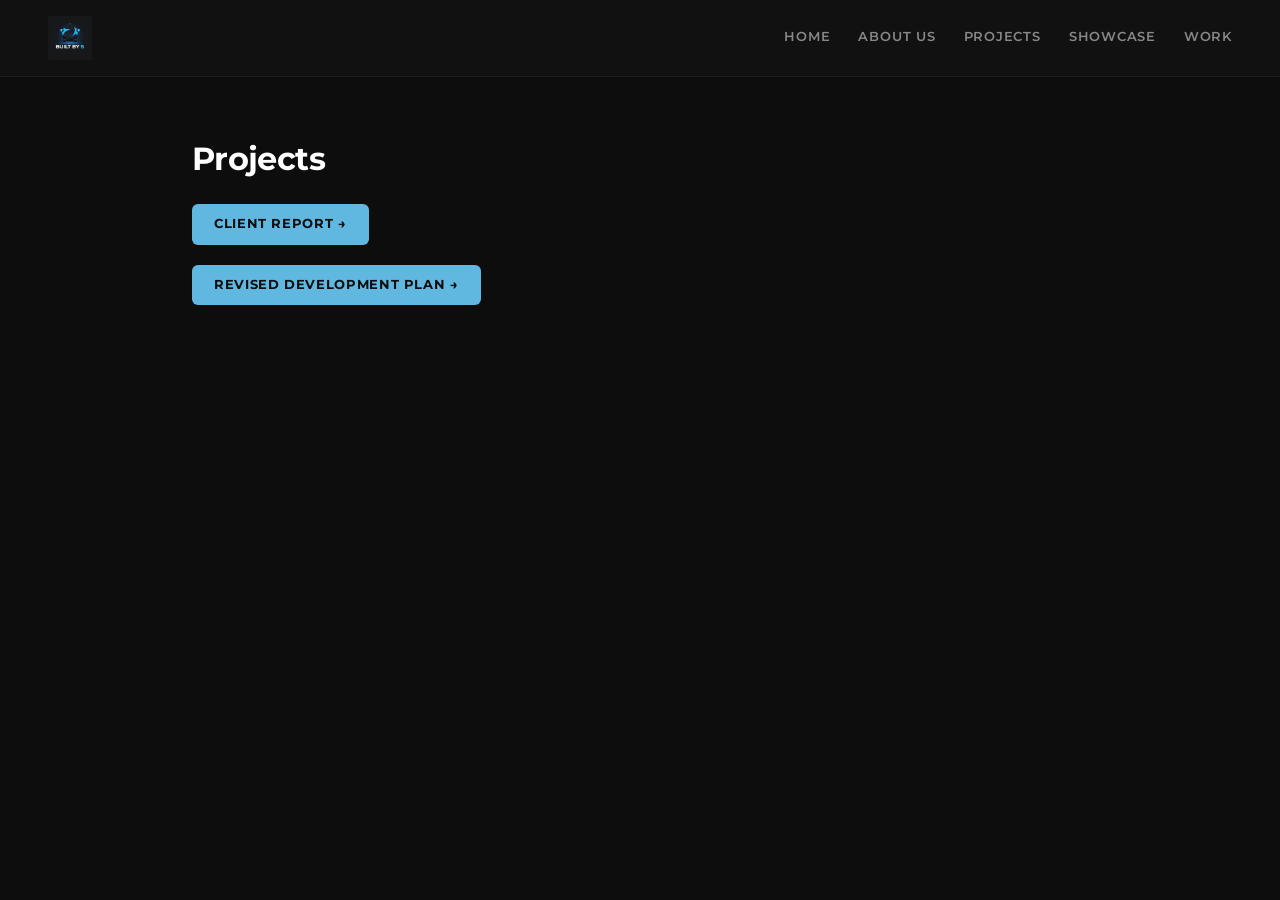
<file: project.html>
<!DOCTYPE html>
<html lang="en">
<head>
    <meta charset="UTF-8">
    <title>Client Report</title>
    <link href="https://fonts.googleapis.com/css2?family=Montserrat:wght@400;600;700&display=swap" rel="stylesheet">
    <link rel="stylesheet" href="my_style.css">
</head>
<body>
    <header id="header">
        <img src="imgs/Interconnected unity in blue and black.png" alt="Team Logo" id="Teamlogo">

        <nav id="nav">
                <a href="index.html" class="navlink">Home</a>
                <a href="about.html" class="navlink">About Us</a>
                <a href="project.html" class="navlink">Projects</a>
                <a href="showcase.html" class="navlink">Showcase</a>
                <a href="work.html" class="navlink">Work</a>
        </nav>
    </header>
    <main>
        <div class="client-report">
            <h1>Projects</h1>
            <a href="client-report.html" class="view-btn" target="_blank">Client Report →</a>
            <a href="dev-plan.html" class="view-btn" target="_blank">Revised Development Plan →</a>
        </div>
    </main>
</body>
</html>
</file>
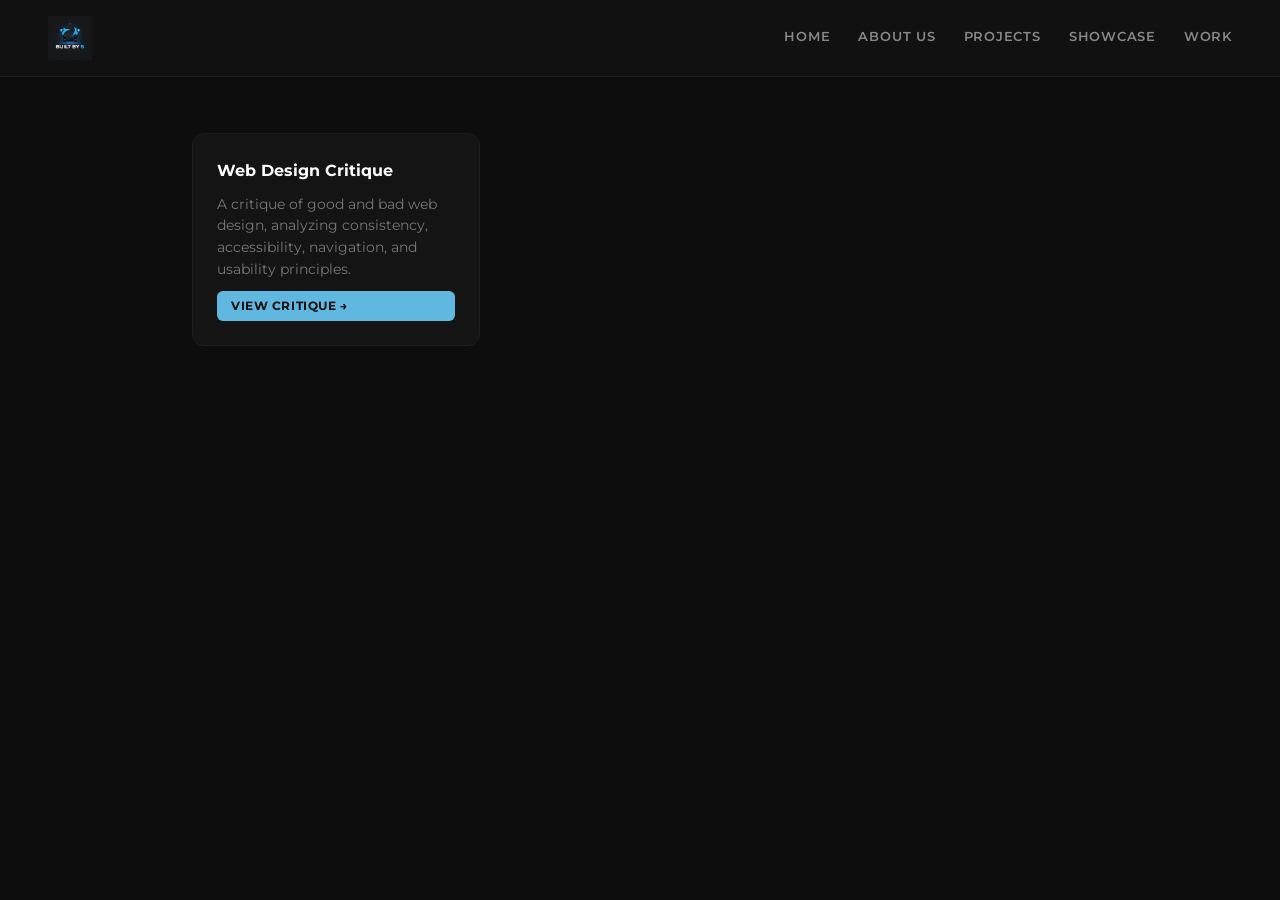
<file: showcase.html>
<!DOCTYPE html>
<html lang="en">
<head>
    <meta charset="UTF-8">
    <title>Showcase</title>
    <link href="https://fonts.googleapis.com/css2?family=Montserrat:wght@400;600;700&display=swap" rel="stylesheet">
    <link rel="stylesheet" href="my_style.css">
</head>
<body>

<header id="header">
    <img src="imgs/Interconnected unity in blue and black.png" alt="Team Logo" id="Teamlogo">

    <nav id="nav">
        <a href="index.html" class="navlink">Home</a>
        <a href="about.html" class="navlink">About Us</a>
        <a href="project.html" class="navlink">Projects</a>
        <a href="showcase.html" class="navlink">Showcase</a>
        <a href="work.html" class="navlink">Work</a>
    </nav>
</header>

<main>
    <div class="showcase-grid">
        <a href="web-design-critique.html" class="showcase-card">
            <h2>Web Design Critique</h2>
            <p>
                A critique of good and bad web design, analyzing consistency,
                accessibility, navigation, and usability principles.
            </p>
            <span class="view-btn small">View Critique →</span>
        </a>
    </div>
</main>

</body>
</html>
</file>
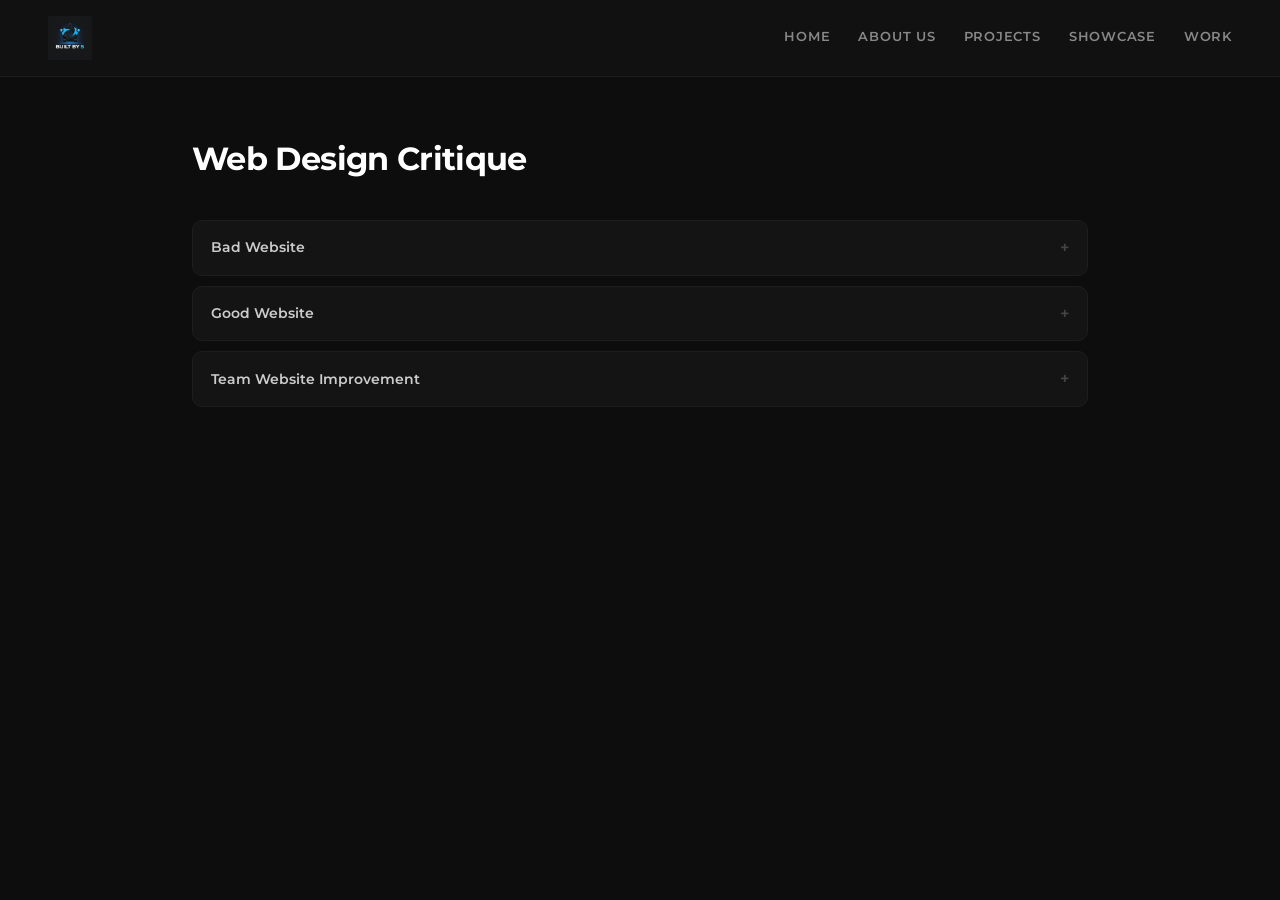
<file: web-design-critique.html>
<!DOCTYPE html>
<html lang="en">
<head>
    <meta charset="UTF-8">
    <title>Web Design Critique</title>
    <link href="https://fonts.googleapis.com/css2?family=Montserrat:wght@400;600;700&display=swap" rel="stylesheet">
    <link rel="stylesheet" href="my_style.css">
</head>

<body>

    <header id="header">
        <img src="imgs/Interconnected unity in blue and black.png" alt="Team Logo" id="Teamlogo">

        <nav id="nav">
            <a href="index.html" class="navlink">Home</a>
            <a href="about.html" class="navlink">About Us</a>
            <a href="project.html" class="navlink">Projects</a>
            <a href="showcase.html" class="navlink">Showcase</a>
            <a href="work.html" class="navlink">Work</a>
        </nav>
    </header>

    <main>

        <h1>Web Design Critique</h1>

        <section class="critique-card">

            <details class="dropdown">
                <summary>Bad Website</summary>

                <a href="https://www2.pnwx.com/" target="_blank" class="site-btn bad">
                    View Website →
                </a>

                <p><strong>Consistency:</strong> In terms of the colors, the choice of a blue background with black text is not ideal, as at times both the background and text blend in, making it harder for the user to read the content. However, the layout does get the job done, but it could be improved since there are a lot of images, and the layout is inconsistent, as some of the pictures vary in size. There are a lot of colors, and they don't match, making it harder for the user to absorb the content.</p>

                <p><strong>Ease of Navigation:</strong> Although there is a navigation bar, the font size is very small, and users on their phones will have a really hard time navigating through the website. The links are also really confusing since they are different colors each time, and they are also bright colors. Overall, the navigation is mediocre.</p>

                <p><strong>Universal Usability/Accessibility:</strong> The text is already small enough and feels congested on a laptop, which makes it even worse on a mobile device. This website is not mobile responsive since the text and layout do not adjust for smaller screens, making navigation and reading difficult on mobile devices.</p>

                <p><strong>Error Prevention:</strong> The website has bright colors, which cause readers to be distracted. To add on, there is no proper layout, which further confuses the user. Finally, it's also not visually appealing, and it's hard to understand what the website is clearly saying and where to find products.</p>
            </details>

            <details class="dropdown">
                <summary>Good Website</summary>

                <a href="https://unseen.co/" target="_blank" class="site-btn good">
                    View Website →
                </a>

                <p><strong>Consistency:</strong> The color layout is visually appealing and matches the overall website (cream, white, pink, pastels). It is also easy to understand what the website is trying to convey due to the minimalistic approach, as its transitions are smooth, and fonts and hover features are consistent.</p>

                <p><strong>Ease of Navigation:</strong> The navigation bar is visible and bright, which causes the user to be less confused as it easily directs them to the page they may want to go to. The titles are also descriptive, and there are a lot of CTAs (buttons and pop-ups) that take the user directly to the designated link.</p>

                <p><strong>Universal Usability/Accessibility:</strong> All the features are accessible since there is a lot of space between text, and it is very responsive, as the majority of the text takes you to a different page; they contain hover effects or are fun popups, which all keep the user engaged.</p>

                <p><strong>Error Prevention:</strong> The website is organized, as it is not overloaded with information, which can minimize errors and guide the user effectively. The overall approach of the website is minimalistic, which makes it easier to find the information the user is looking for.</p>
            </details>

            <details class="dropdown">
                <summary>Team Website Improvement</summary>

                <p><strong>Improvements Made During Lab:</strong> A major change we made to our website in this lab was to have the navigation bar visible on each HTML page, so the user does not have to keep going back, improving efficiency. We also included some hover visuals to make it more appealing, especially on the About Us page, where there are 2 hover options (1 around the body and the other around the View Portfolio button). We were also careful regarding the layout by spacing out text so the reader has an easier time grasping information.</p>
            </details>

        </section>

    </main>

</body>
</html>
</file>
<file: my_style.css>
/* ============================================================
   my_style.css - Built by Four
   ============================================================ */

@import url('https://fonts.googleapis.com/css2?family=Montserrat:wght@400;500;600;700&display=swap');

*, *::before, *::after {
    box-sizing: border-box;
    margin: 0;
    padding: 0;
}

body {
    font-family: 'Montserrat', sans-serif;
    background: #0d0d0d;
    color: #e8e8e8;
    min-height: 100vh;
    line-height: 1.6;
}

/* ── HEADER ── */
#header {
    display: flex;
    align-items: center;
    justify-content: space-between;
    padding: 16px 48px;
    background: #111;
    border-bottom: 1px solid #1e1e1e;
    position: sticky;
    top: 0;
    z-index: 100;
}

#Teamlogo {
    height: 44px;
    width: auto;
}

#nav {
    display: flex;
    gap: 28px;
}

.navlink {
    text-decoration: none;
    color: #888;
    font-size: 0.8rem;
    font-weight: 600;
    letter-spacing: 0.06em;
    text-transform: uppercase;
    transition: color 0.2s;
    position: relative;
    padding-bottom: 2px;
}

.navlink::after {
    content: '';
    position: absolute;
    bottom: -2px;
    left: 0;
    width: 0;
    height: 1px;
    background: #60b8e0;
    transition: width 0.2s;
}

.navlink:hover { color: #e8e8e8; }
.navlink:hover::after { width: 100%; }

/* ── MAIN ── */
main {
    max-width: 960px;
    margin: 0 auto;
    padding: 56px 32px 100px;
}

main h1 {
    font-size: 2rem;
    font-weight: 700;
    color: #fff;
    letter-spacing: -0.02em;
    margin-bottom: 36px;
}

/* ── ABOUT PAGE ── */
.team-container {
    display: flex;
    flex-direction: column;
    gap: 20px;
}

.team-member {
    display: flex;
    gap: 28px;
    align-items: flex-start;
    background: #141414;
    border: 1px solid #1e1e1e;
    border-radius: 12px;
    padding: 24px 28px;
    transition: border-color 0.2s, transform 0.2s;
}

.team-member:hover {
    border-color: #2a2a2a;
    transform: translateY(-1px);
}

.portrait {
    flex-shrink: 0;
    width: 110px;
    height: 110px;
    border-radius: 50%;
    overflow: hidden;
    border: 2px solid #2a2a2a;
}

.portrait img {
    width: 100%;
    height: 100%;
    object-fit: cover;
    display: block;
}

.member-info {
    display: flex;
    flex-direction: column;
    gap: 6px;
    padding-top: 4px;
}

.member-info h2 {
    font-size: 1.1rem;
    font-weight: 700;
    color: #fff;
}

.member-info p {
    font-size: 0.875rem;
    color: #888;
    line-height: 1.6;
}

.portfolio-btn {
    display: inline-block;
    margin-top: 10px;
    padding: 8px 18px;
    background: transparent;
    border: 1px solid #333;
    color: #aaa;
    border-radius: 6px;
    font-size: 0.75rem;
    font-weight: 600;
    letter-spacing: 0.05em;
    text-decoration: none;
    text-transform: uppercase;
    transition: border-color 0.2s, color 0.2s;
    width: fit-content;
}

.portfolio-btn:hover {
    border-color: #60b8e0;
    color: #60b8e0;
}

/* ── PROJECT PAGE ── */
.client-report {
    display: flex;
    flex-direction: column;
    align-items: flex-start;
    gap: 20px;
}

.client-report h1 { margin-bottom: 0; }

/* ── BUTTONS ── */
.view-btn {
    display: inline-block;
    padding: 10px 22px;
    background: #60b8e0;
    color: #0d0d0d;
    border-radius: 6px;
    font-size: 0.8rem;
    font-weight: 700;
    letter-spacing: 0.05em;
    text-decoration: none;
    text-transform: uppercase;
    transition: background 0.2s, transform 0.15s;
}

.view-btn:hover {
    background: #7dc8e8;
    transform: translateY(-1px);
}

.view-btn.small {
    padding: 6px 14px;
    font-size: 0.72rem;
}

/* ── SHOWCASE ── */
.showcase-grid {
    display: grid;
    grid-template-columns: repeat(auto-fill, minmax(260px, 1fr));
    gap: 16px;
}

.showcase-card {
    background: #141414;
    border: 1px solid #1e1e1e;
    border-radius: 12px;
    padding: 24px;
    text-decoration: none;
    color: inherit;
    display: flex;
    flex-direction: column;
    gap: 10px;
    transition: border-color 0.2s, transform 0.2s;
}

.showcase-card:hover {
    border-color: #2e2e2e;
    transform: translateY(-2px);
}

.showcase-card h2 {
    font-size: 1rem;
    font-weight: 700;
    color: #fff;
}

.showcase-card p {
    font-size: 0.85rem;
    color: #777;
    line-height: 1.6;
    flex: 1;
}

/* ── DROPDOWNS ── */
.critique-card {
    display: flex;
    flex-direction: column;
    gap: 10px;
}

.dropdown {
    background: #141414;
    border: 1px solid #1e1e1e;
    border-radius: 10px;
    overflow: hidden;
    transition: border-color 0.2s;
}

.dropdown[open] { border-color: #2a2a2a; }

.dropdown summary {
    padding: 14px 18px;
    font-size: 0.9rem;
    font-weight: 600;
    color: #ccc;
    cursor: pointer;
    list-style: none;
    display: flex;
    align-items: center;
    justify-content: space-between;
    user-select: none;
    transition: color 0.2s, background 0.2s;
    gap: 12px;
}

.dropdown summary::-webkit-details-marker { display: none; }

.dropdown summary::after {
    content: '+';
    font-size: 1rem;
    color: #444;
    flex-shrink: 0;
    transition: color 0.2s;
}

.dropdown[open] > summary::after {
    content: '−';
    color: #60b8e0;
}

.dropdown summary:hover {
    color: #fff;
    background: #181818;
}

.dropdown > p,
.dropdown > ul {
    padding: 4px 18px 16px;
    font-size: 0.875rem;
    color: #999;
    line-height: 1.75;
}

.dropdown > ul {
    padding-left: 38px;
    padding-bottom: 16px;
}

.dropdown > ul li {
    margin-bottom: 5px;
    color: #999;
    font-size: 0.875rem;
}

.dropdown > ul ul {
    padding-left: 18px;
    margin-top: 4px;
}

.dropdown > .dropdown {
    margin: 0 10px 10px;
    background: transparent;
    border: 1px solid #1e1e1e;
    border-radius: 8px;
}

/* wireframe container inside dropdown */
.wireframe-wrap {
    padding: 4px 18px 20px;
}

.wireframe-wrap p {
    font-size: 0.875rem;
    color: #999;
    line-height: 1.75;
    margin-bottom: 14px;
    padding: 0 !important;
}

.wireframe-wrap svg {
    width: 100%;
    max-width: 560px;
    height: auto;
    display: block;
    border-radius: 8px;
    border: 1px solid #222;
    background: #0d0d0d;
}

/* site buttons */
.site-btn {
    display: inline-block;
    margin: 4px 18px 12px;
    padding: 7px 16px;
    border-radius: 6px;
    font-size: 0.75rem;
    font-weight: 700;
    letter-spacing: 0.05em;
    text-decoration: none;
    text-transform: uppercase;
    transition: opacity 0.2s;
}

.site-btn:hover { opacity: 0.75; }
.site-btn.bad  { background: #2a1010; color: #e06060; border: 1px solid #4a2020; }
.site-btn.good { background: #102a10; color: #6dbe6d; border: 1px solid #204a20; }

/* ── RESPONSIVE ── */
@media (max-width: 700px) {
    #header { padding: 14px 20px; flex-direction: column; gap: 12px; }
    #nav { gap: 14px; flex-wrap: wrap; justify-content: center; }
    main { padding: 32px 16px 80px; }
    main h1 { font-size: 1.5rem; }
    .team-member { flex-direction: column; align-items: center; text-align: center; }
    .portrait { width: 90px; height: 90px; }
    .portfolio-btn { align-self: center; }
}

/* ── WIREFRAMES ── */
.wireframe-wrap {
    padding: 4px 18px 20px;
}

.wireframe-wrap p {
    font-size: 0.875rem;
    color: #999;
    line-height: 1.75;
    margin-bottom: 12px;
}

.wireframe-wrap svg {
    width: 100%;
    max-width: 500px;
    height: auto;
    display: block;
    border: 1px solid #1e1e1e;
    border-radius: 6px;
    background: #0a0a0a;
}

/* ── ROLES TABLE ── */
.roles-table-wrap {
    padding: 4px 18px 20px;
    overflow-x: auto;
}

.roles-table {
    width: 100%;
    border-collapse: collapse;
    font-size: 0.85rem;
}

.roles-table th {
    text-align: left;
    padding: 10px 14px;
    background: #181818;
    color: #aaa;
    font-size: 0.72rem;
    font-weight: 700;
    letter-spacing: 0.06em;
    text-transform: uppercase;
    border-bottom: 1px solid #2a2a2a;
}

.roles-table td {
    padding: 12px 14px;
    color: #999;
    border-bottom: 1px solid #1a1a1a;
    vertical-align: top;
    line-height: 1.6;
}

.roles-table td:first-child {
    white-space: nowrap;
    color: #ddd;
}

.roles-table td:nth-child(2) {
    color: #60b8e0;
    white-space: nowrap;
    font-weight: 600;
    font-size: 0.78rem;
}

.roles-table tbody tr:hover td {
    background: #131313;
}

/* ── CLIENT FEEDBACK QUOTES ── */
.feedback-block {
    padding: 4px 18px 4px;
    display: flex;
    flex-direction: column;
    gap: 10px;
}

.feedback-quote {
    font-size: 0.875rem !important;
    color: #aaa !important;
    font-style: italic;
    border-left: 2px solid #60b8e0;
    padding: 8px 14px !important;
    background: #111;
    border-radius: 0 6px 6px 0;
    line-height: 1.65 !important;
    margin: 0 !important;
}
</file>
